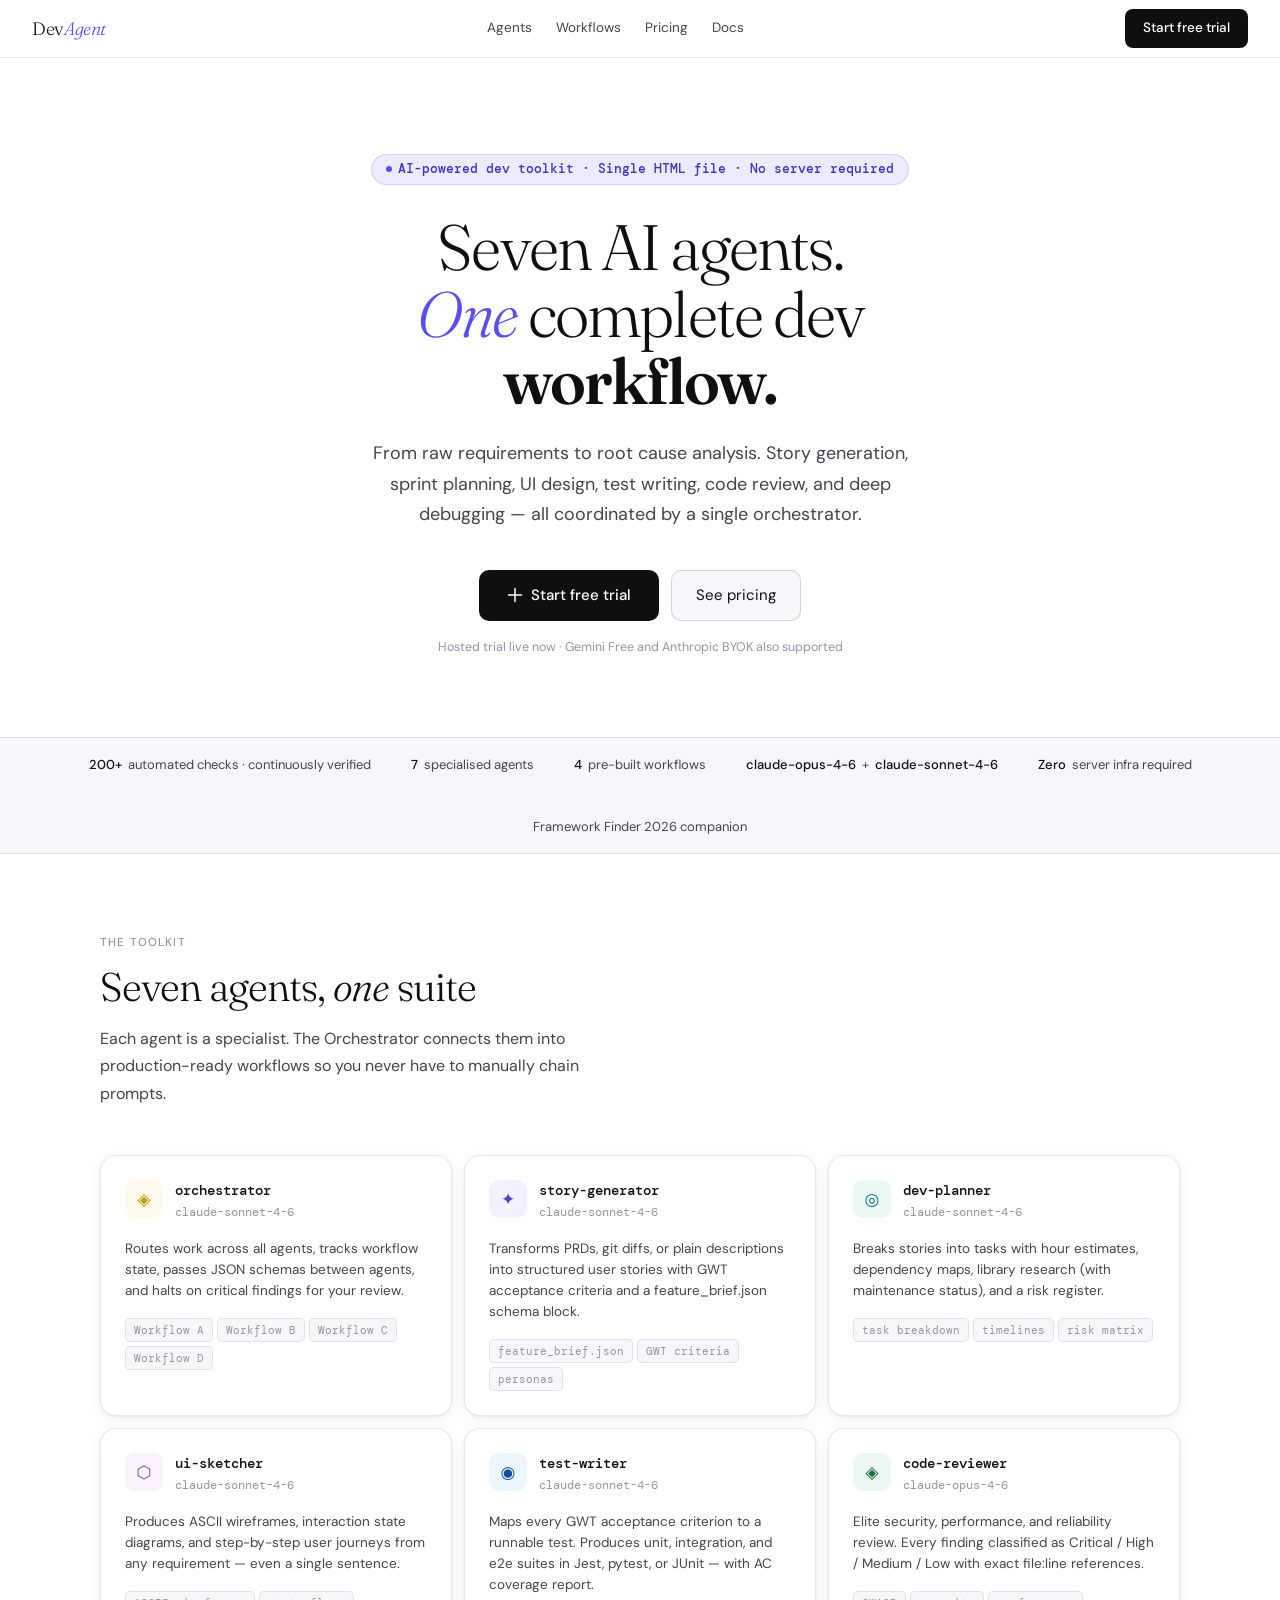
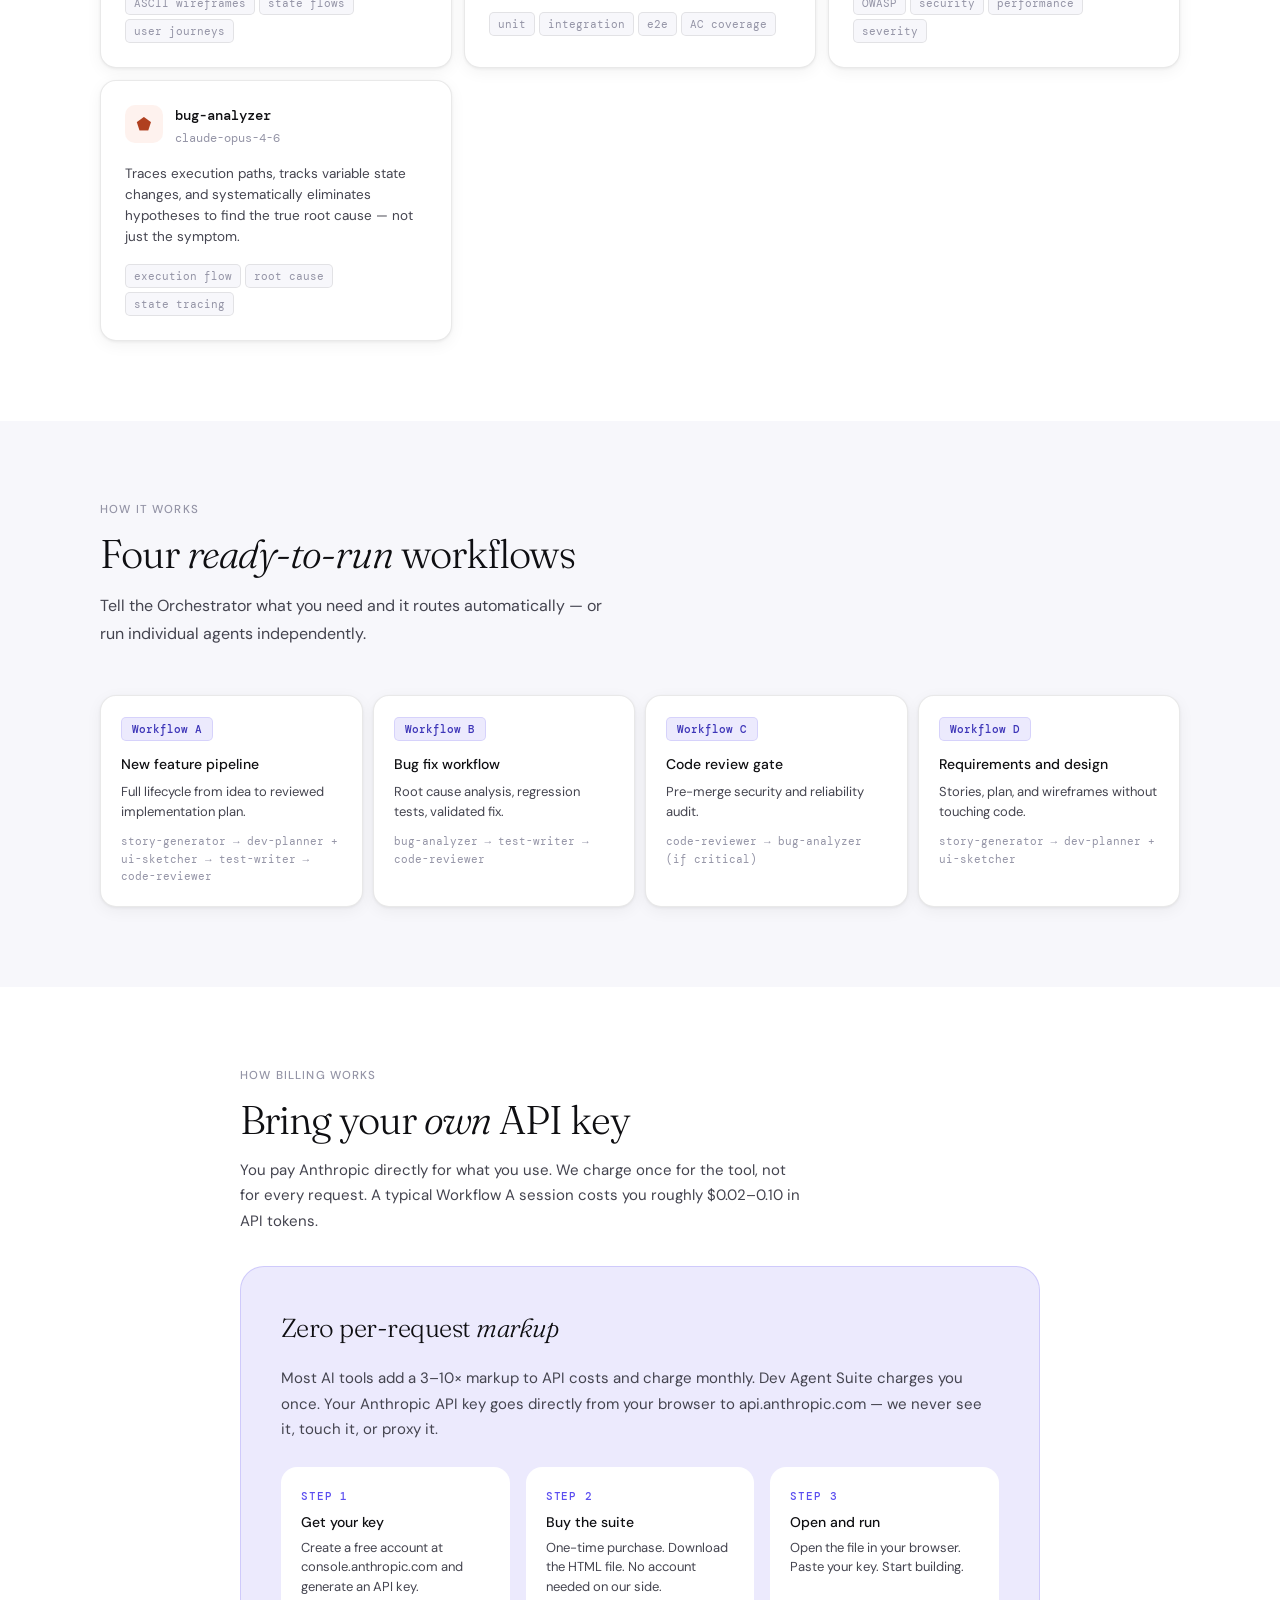
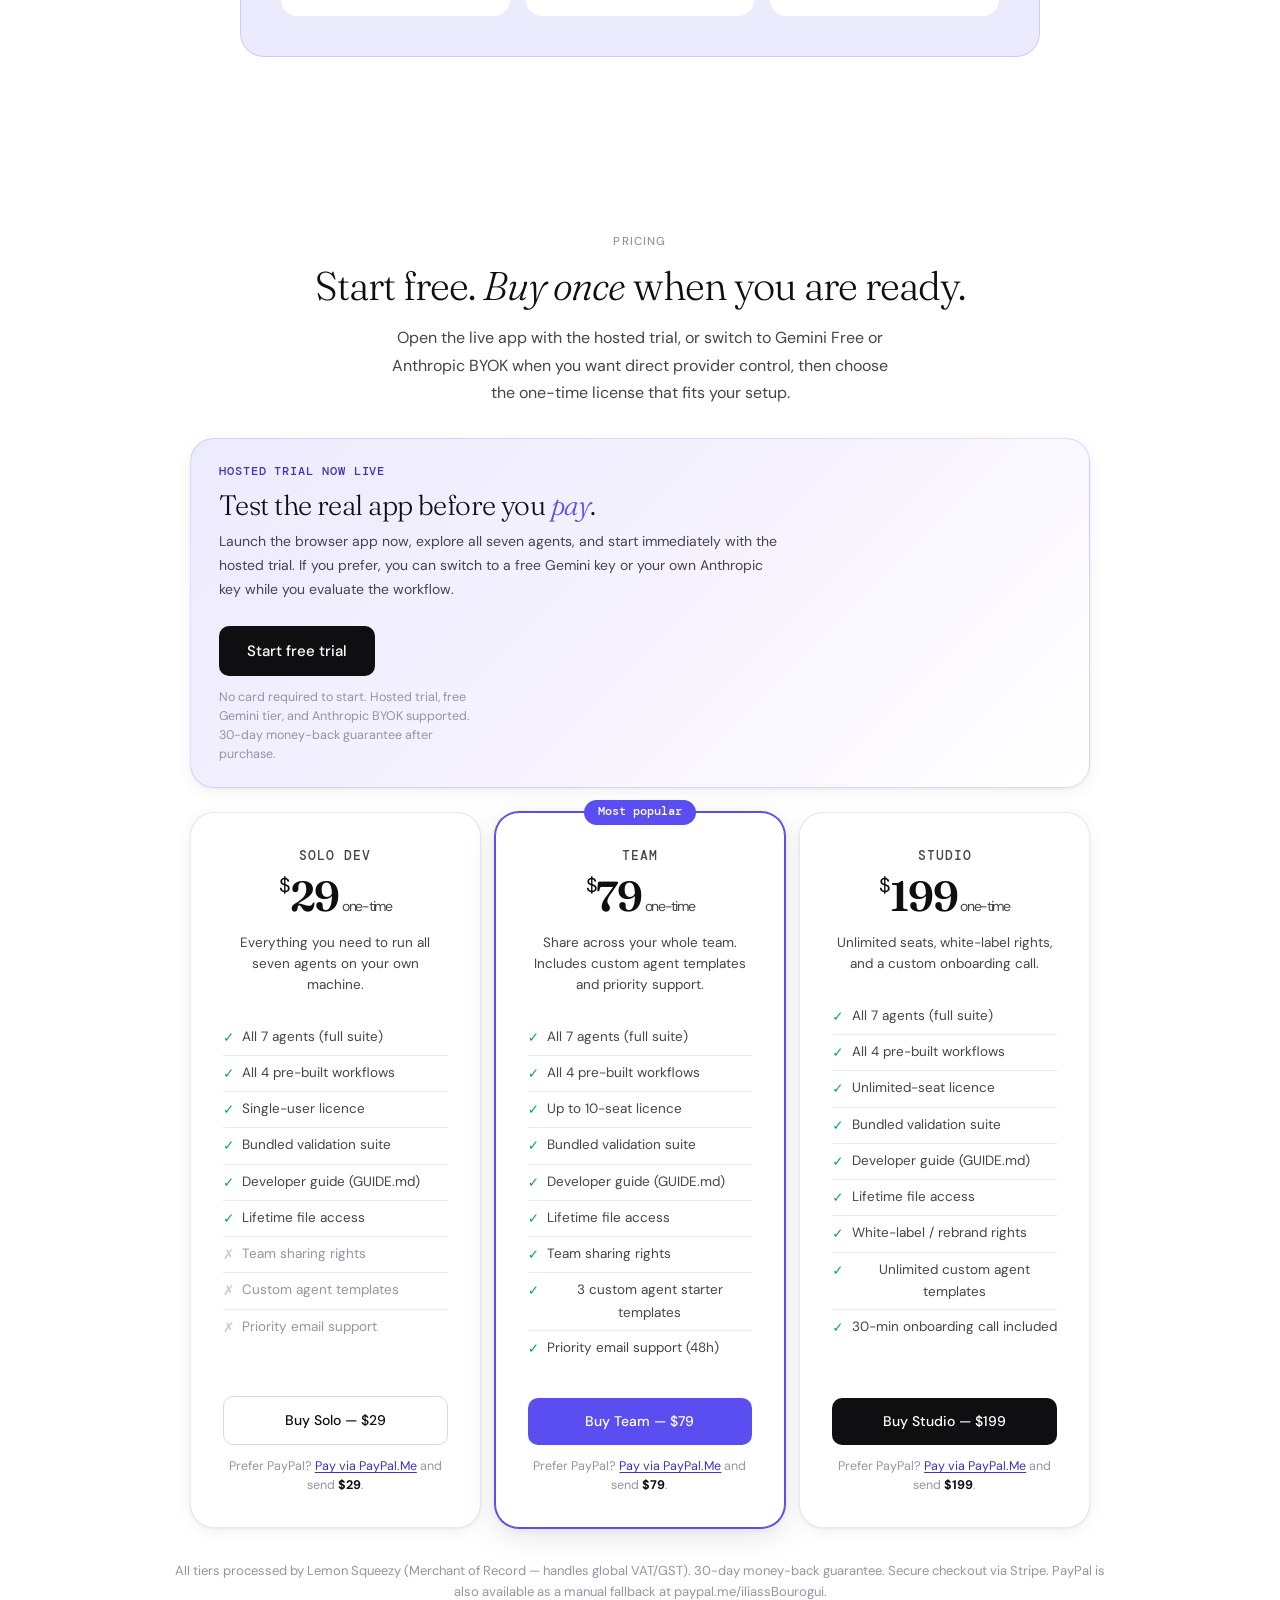
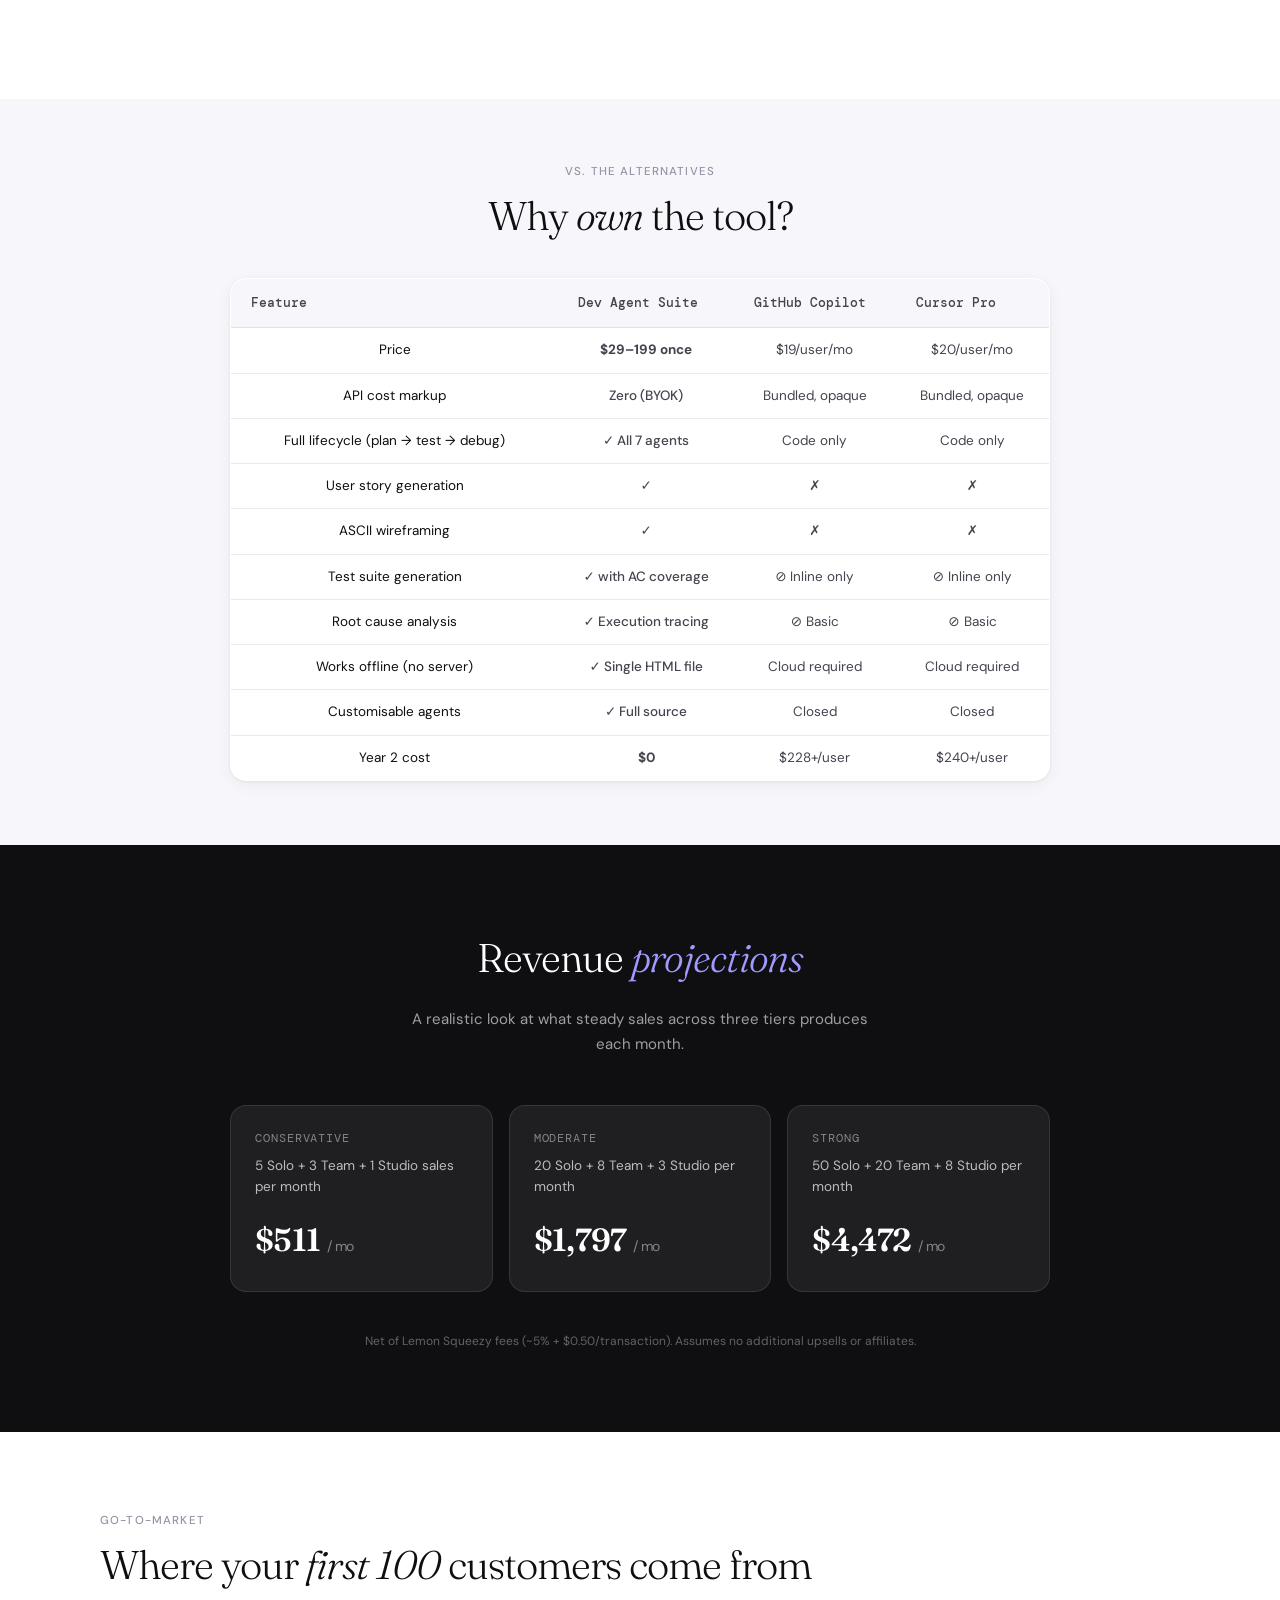
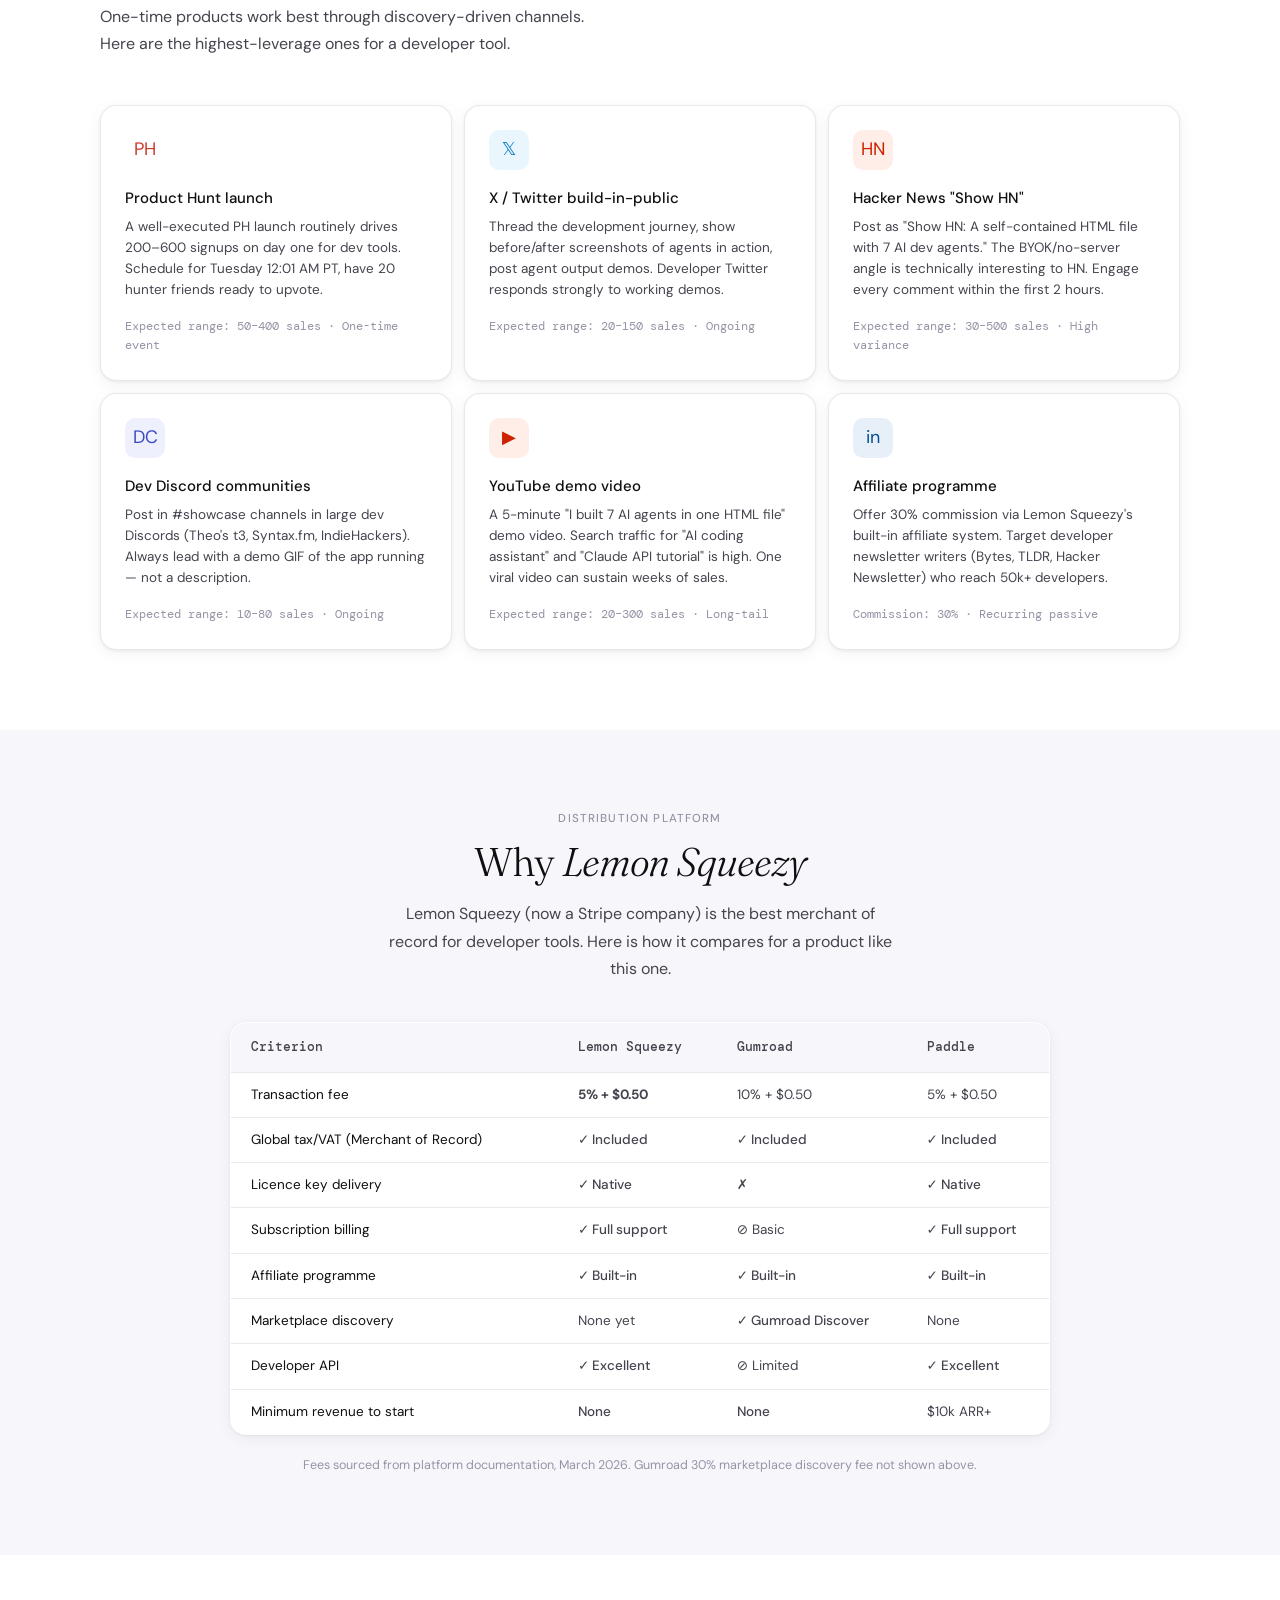
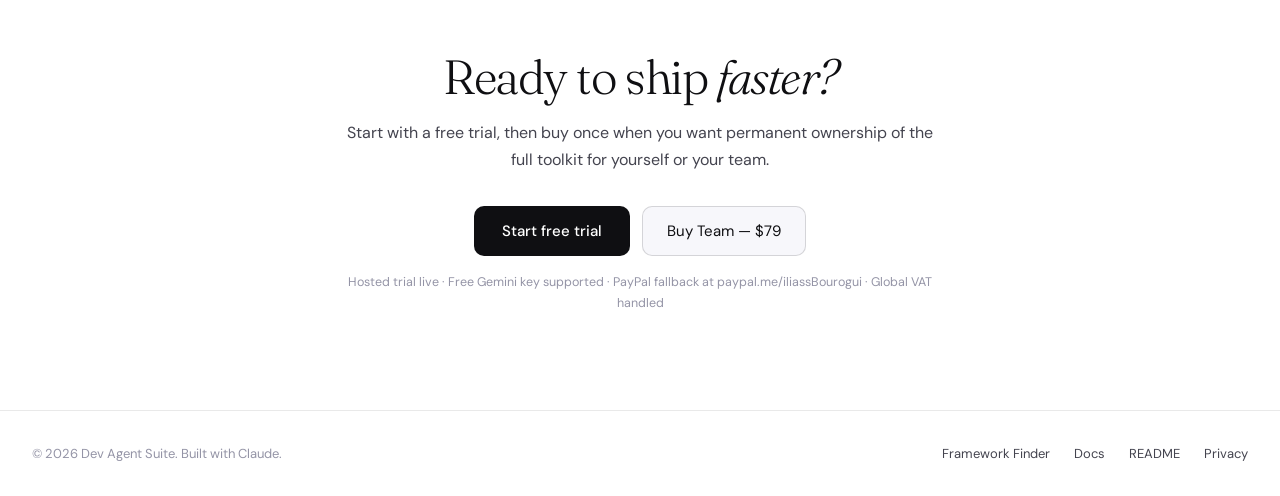
<file: index.html>
<!DOCTYPE html>
<html lang="en">
<head>
<meta charset="UTF-8">
<meta name="viewport" content="width=device-width, initial-scale=1.0">
<title>Dev Agent Suite</title>
<meta name="description" content="Dev Agent Suite landing page and companion Framework Finder links.">
<meta http-equiv="refresh" content="0; url=landing.html">
<link rel="canonical" href="landing.html">
<script>
window.location.replace('landing.html');
</script>
</head>
<body>
<p>Redirecting to <a href="landing.html">landing.html</a>...</p>
<p>If the redirect does not happen, you can open the <a href="dev-agent-suite.html">Dev Agent Suite app</a> or the <a href="framework-finder/">Framework Finder companion</a>.</p>
</body>
</html>
</file>
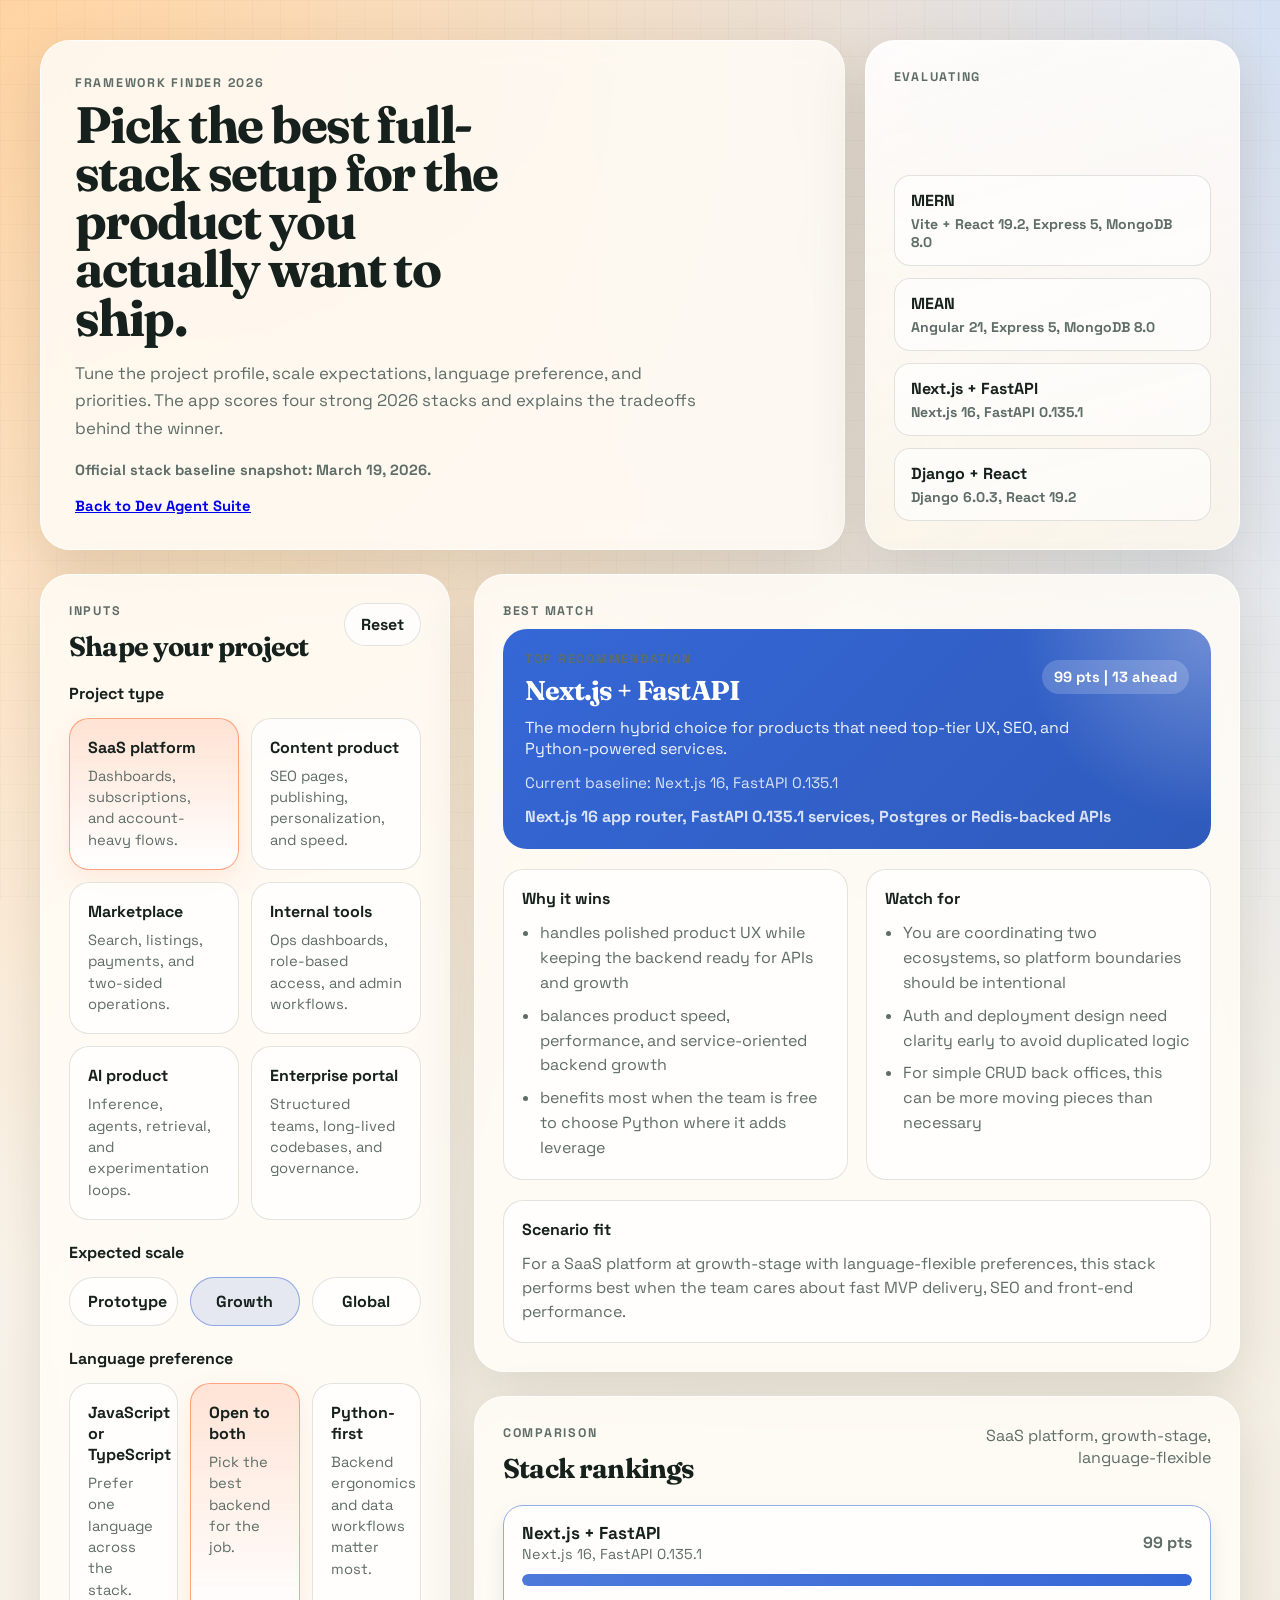
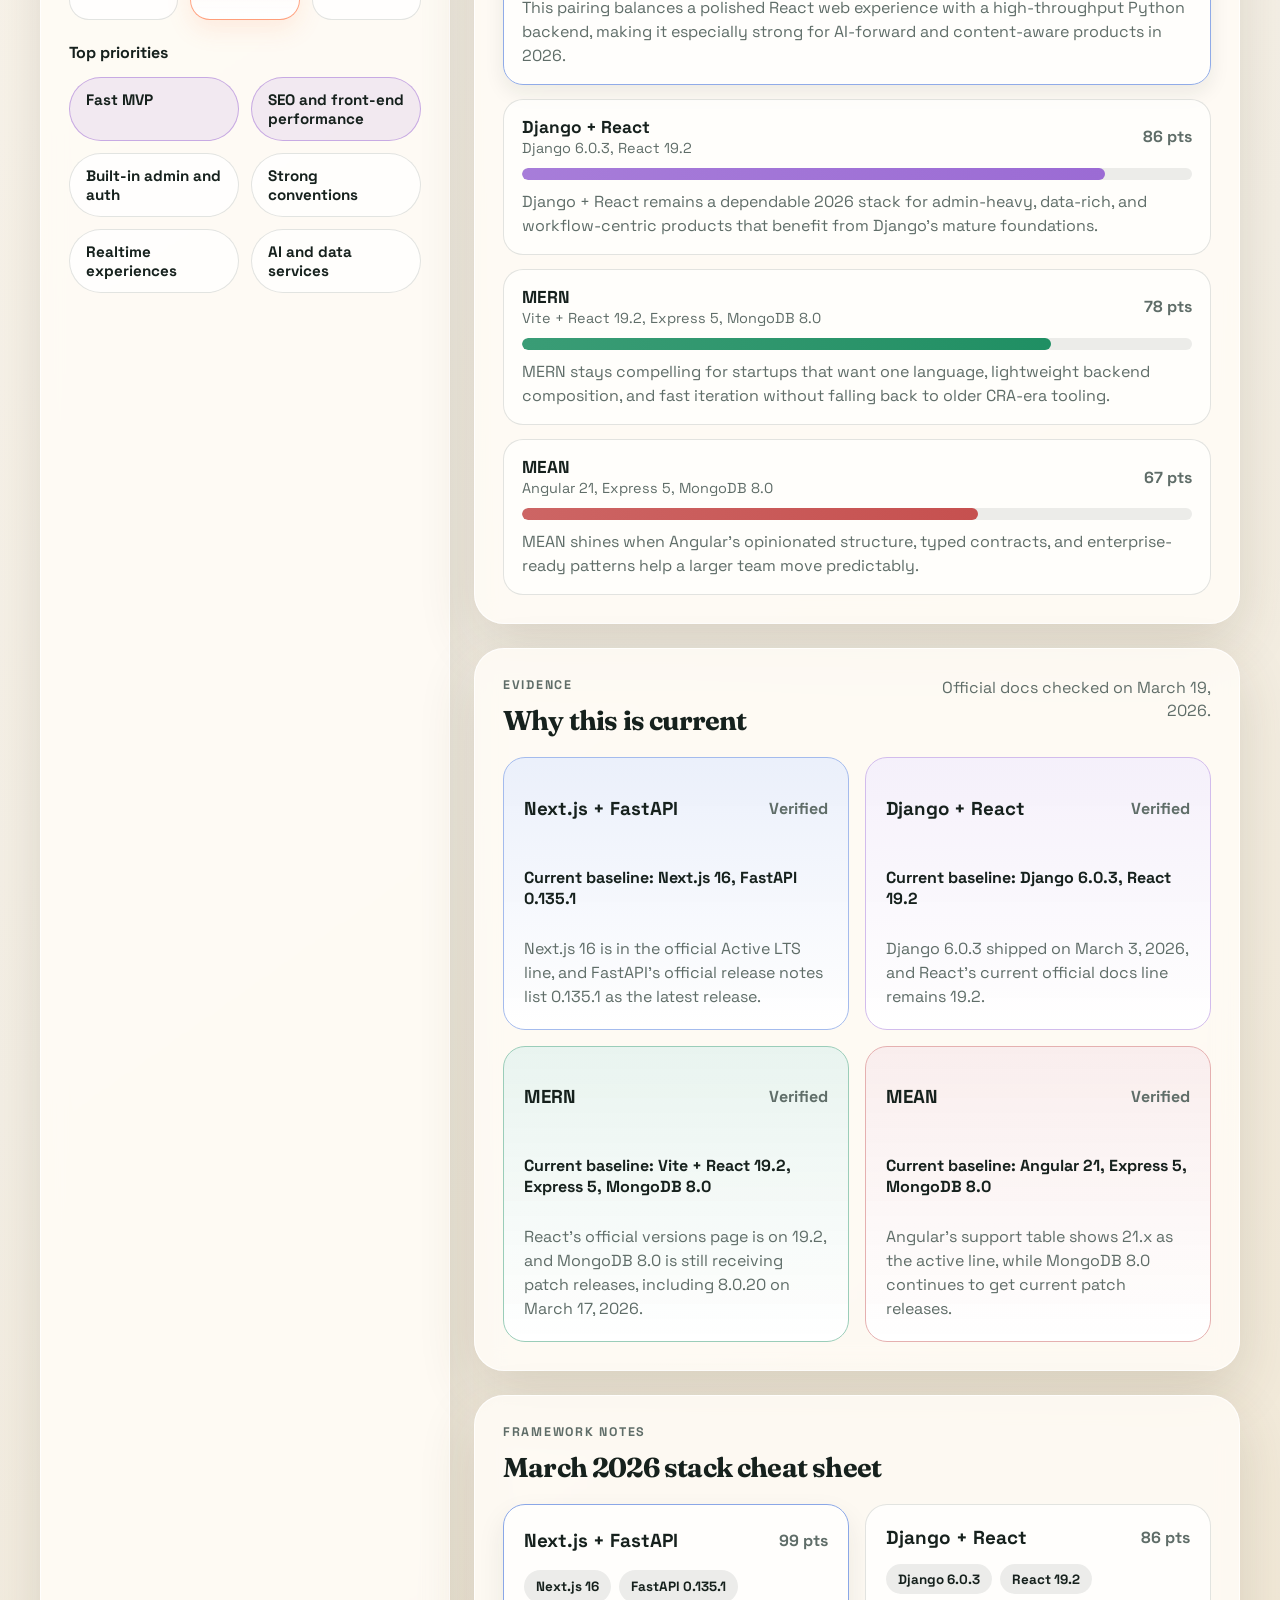
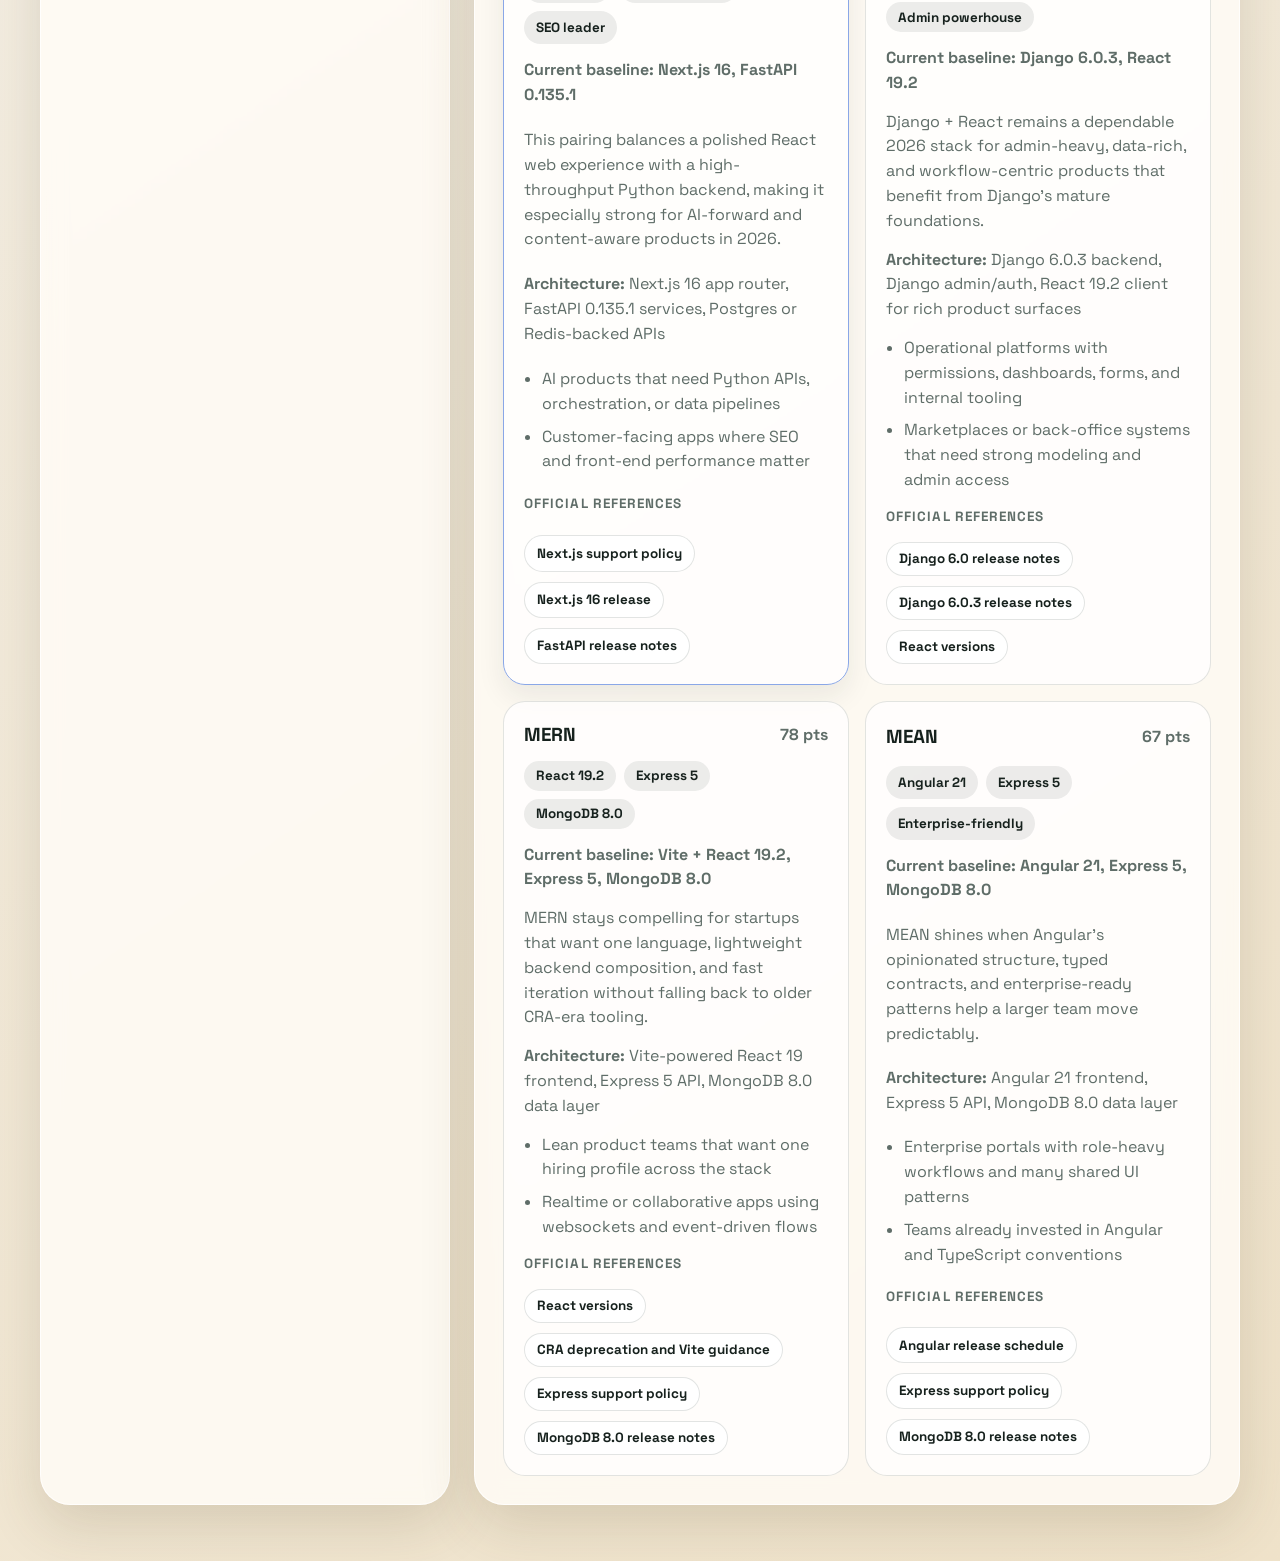
<file: framework-finder/index.html>
<!DOCTYPE html>
<html lang="en">
<head>
  <meta charset="UTF-8">
  <meta name="viewport" content="width=device-width, initial-scale=1.0">
  <title>Framework Finder 2026</title>
  <meta
    name="description"
    content="Interactive March 2026 framework selector comparing Vite + React + Express + MongoDB, Angular 21 + Express + MongoDB, Next.js 16 + FastAPI 0.135.1, and Django 6.0.3 + React 19.2."
  >
  <link rel="preconnect" href="https://fonts.googleapis.com">
  <link rel="preconnect" href="https://fonts.gstatic.com" crossorigin>
  <link
    href="https://fonts.googleapis.com/css2?family=Fraunces:wght@500;600;700&family=Space+Grotesk:wght@400;500;700&display=swap"
    rel="stylesheet"
  >
  <link rel="stylesheet" href="styles.css">
</head>
<body>
  <div class="page-shell">
    <header class="hero">
      <div class="hero-copy">
        <p class="eyebrow">Framework Finder 2026</p>
        <h1>Pick the best full-stack setup for the product you actually want to ship.</h1>
        <p class="hero-text">
          Tune the project profile, scale expectations, language preference, and priorities.
          The app scores four strong 2026 stacks and explains the tradeoffs behind the winner.
        </p>
        <p class="snapshot-note">Official stack baseline snapshot: March 19, 2026.</p>
        <p class="snapshot-note"><a href="../landing.html">Back to Dev Agent Suite</a></p>
      </div>
      <div class="hero-panel">
        <p class="hero-kicker">Evaluating</p>
        <ul class="hero-list">
          <li>
            <span class="hero-list-title">MERN</span>
            <span class="hero-list-copy">Vite + React 19.2, Express 5, MongoDB 8.0</span>
          </li>
          <li>
            <span class="hero-list-title">MEAN</span>
            <span class="hero-list-copy">Angular 21, Express 5, MongoDB 8.0</span>
          </li>
          <li>
            <span class="hero-list-title">Next.js + FastAPI</span>
            <span class="hero-list-copy">Next.js 16, FastAPI 0.135.1</span>
          </li>
          <li>
            <span class="hero-list-title">Django + React</span>
            <span class="hero-list-copy">Django 6.0.3, React 19.2</span>
          </li>
        </ul>
      </div>
    </header>

    <main class="app-grid">
      <section class="panel controls-panel" aria-labelledby="controls-title">
        <div class="panel-heading">
          <div>
            <p class="panel-label">Inputs</p>
            <h2 id="controls-title">Shape your project</h2>
          </div>
          <button id="reset-button" class="ghost-button" type="button">Reset</button>
        </div>

        <form id="framework-form" class="controls" autocomplete="off">
          <fieldset class="control-group">
            <legend>Project type</legend>
            <div class="option-grid option-grid-projects">
              <label class="choice-card">
                <input type="radio" name="projectType" value="saas" checked>
                <span class="choice-title">SaaS platform</span>
                <span class="choice-copy">Dashboards, subscriptions, and account-heavy flows.</span>
              </label>
              <label class="choice-card">
                <input type="radio" name="projectType" value="content">
                <span class="choice-title">Content product</span>
                <span class="choice-copy">SEO pages, publishing, personalization, and speed.</span>
              </label>
              <label class="choice-card">
                <input type="radio" name="projectType" value="marketplace">
                <span class="choice-title">Marketplace</span>
                <span class="choice-copy">Search, listings, payments, and two-sided operations.</span>
              </label>
              <label class="choice-card">
                <input type="radio" name="projectType" value="internal">
                <span class="choice-title">Internal tools</span>
                <span class="choice-copy">Ops dashboards, role-based access, and admin workflows.</span>
              </label>
              <label class="choice-card">
                <input type="radio" name="projectType" value="ai">
                <span class="choice-title">AI product</span>
                <span class="choice-copy">Inference, agents, retrieval, and experimentation loops.</span>
              </label>
              <label class="choice-card">
                <input type="radio" name="projectType" value="enterprise">
                <span class="choice-title">Enterprise portal</span>
                <span class="choice-copy">Structured teams, long-lived codebases, and governance.</span>
              </label>
            </div>
          </fieldset>

          <fieldset class="control-group">
            <legend>Expected scale</legend>
            <div class="option-grid option-grid-scale">
              <label class="choice-pill">
                <input type="radio" name="scale" value="prototype">
                <span>Prototype</span>
              </label>
              <label class="choice-pill">
                <input type="radio" name="scale" value="growth" checked>
                <span>Growth</span>
              </label>
              <label class="choice-pill">
                <input type="radio" name="scale" value="global">
                <span>Global</span>
              </label>
            </div>
          </fieldset>

          <fieldset class="control-group">
            <legend>Language preference</legend>
            <div class="option-grid option-grid-language">
              <label class="choice-card compact">
                <input type="radio" name="language" value="javascript">
                <span class="choice-title">JavaScript or TypeScript</span>
                <span class="choice-copy">Prefer one language across the stack.</span>
              </label>
              <label class="choice-card compact">
                <input type="radio" name="language" value="balanced" checked>
                <span class="choice-title">Open to both</span>
                <span class="choice-copy">Pick the best backend for the job.</span>
              </label>
              <label class="choice-card compact">
                <input type="radio" name="language" value="python">
                <span class="choice-title">Python-first</span>
                <span class="choice-copy">Backend ergonomics and data workflows matter most.</span>
              </label>
            </div>
          </fieldset>

          <fieldset class="control-group">
            <legend>Top priorities</legend>
            <div class="option-grid option-grid-priorities">
              <label class="choice-chip">
                <input type="checkbox" name="priority" value="velocity" checked>
                <span>Fast MVP</span>
              </label>
              <label class="choice-chip">
                <input type="checkbox" name="priority" value="seo" checked>
                <span>SEO and front-end performance</span>
              </label>
              <label class="choice-chip">
                <input type="checkbox" name="priority" value="admin">
                <span>Built-in admin and auth</span>
              </label>
              <label class="choice-chip">
                <input type="checkbox" name="priority" value="enterprise">
                <span>Strong conventions</span>
              </label>
              <label class="choice-chip">
                <input type="checkbox" name="priority" value="realtime">
                <span>Realtime experiences</span>
              </label>
              <label class="choice-chip">
                <input type="checkbox" name="priority" value="ai">
                <span>AI and data services</span>
              </label>
            </div>
          </fieldset>
        </form>
      </section>

      <section class="results-stack">
        <section class="panel recommendation-panel" aria-labelledby="winner-title">
          <div class="panel-label">Best match</div>
          <div id="winner-card" class="winner-card"></div>
        </section>

        <section class="panel scoreboard-panel" aria-labelledby="scoreboard-title">
          <div class="panel-heading">
            <div>
              <p class="panel-label">Comparison</p>
              <h2 id="scoreboard-title">Stack rankings</h2>
            </div>
            <p id="scenario-summary" class="scenario-summary"></p>
          </div>
          <div id="scoreboard" class="scoreboard" aria-live="polite"></div>
        </section>

        <section class="panel evidence-panel" aria-labelledby="evidence-title">
          <div class="panel-heading">
            <div>
              <p class="panel-label">Evidence</p>
              <h2 id="evidence-title">Why this is current</h2>
            </div>
            <p class="scenario-summary">Official docs checked on March 19, 2026.</p>
          </div>
          <div id="evidence-grid" class="evidence-grid"></div>
        </section>

        <section class="panel details-panel" aria-labelledby="details-title">
          <div class="panel-heading">
            <div>
              <p class="panel-label">Framework notes</p>
              <h2 id="details-title">March 2026 stack cheat sheet</h2>
            </div>
          </div>
          <div id="framework-cards" class="framework-cards"></div>
        </section>
      </section>
    </main>
  </div>

  <script src="app.js"></script>
</body>
</html>
</file>
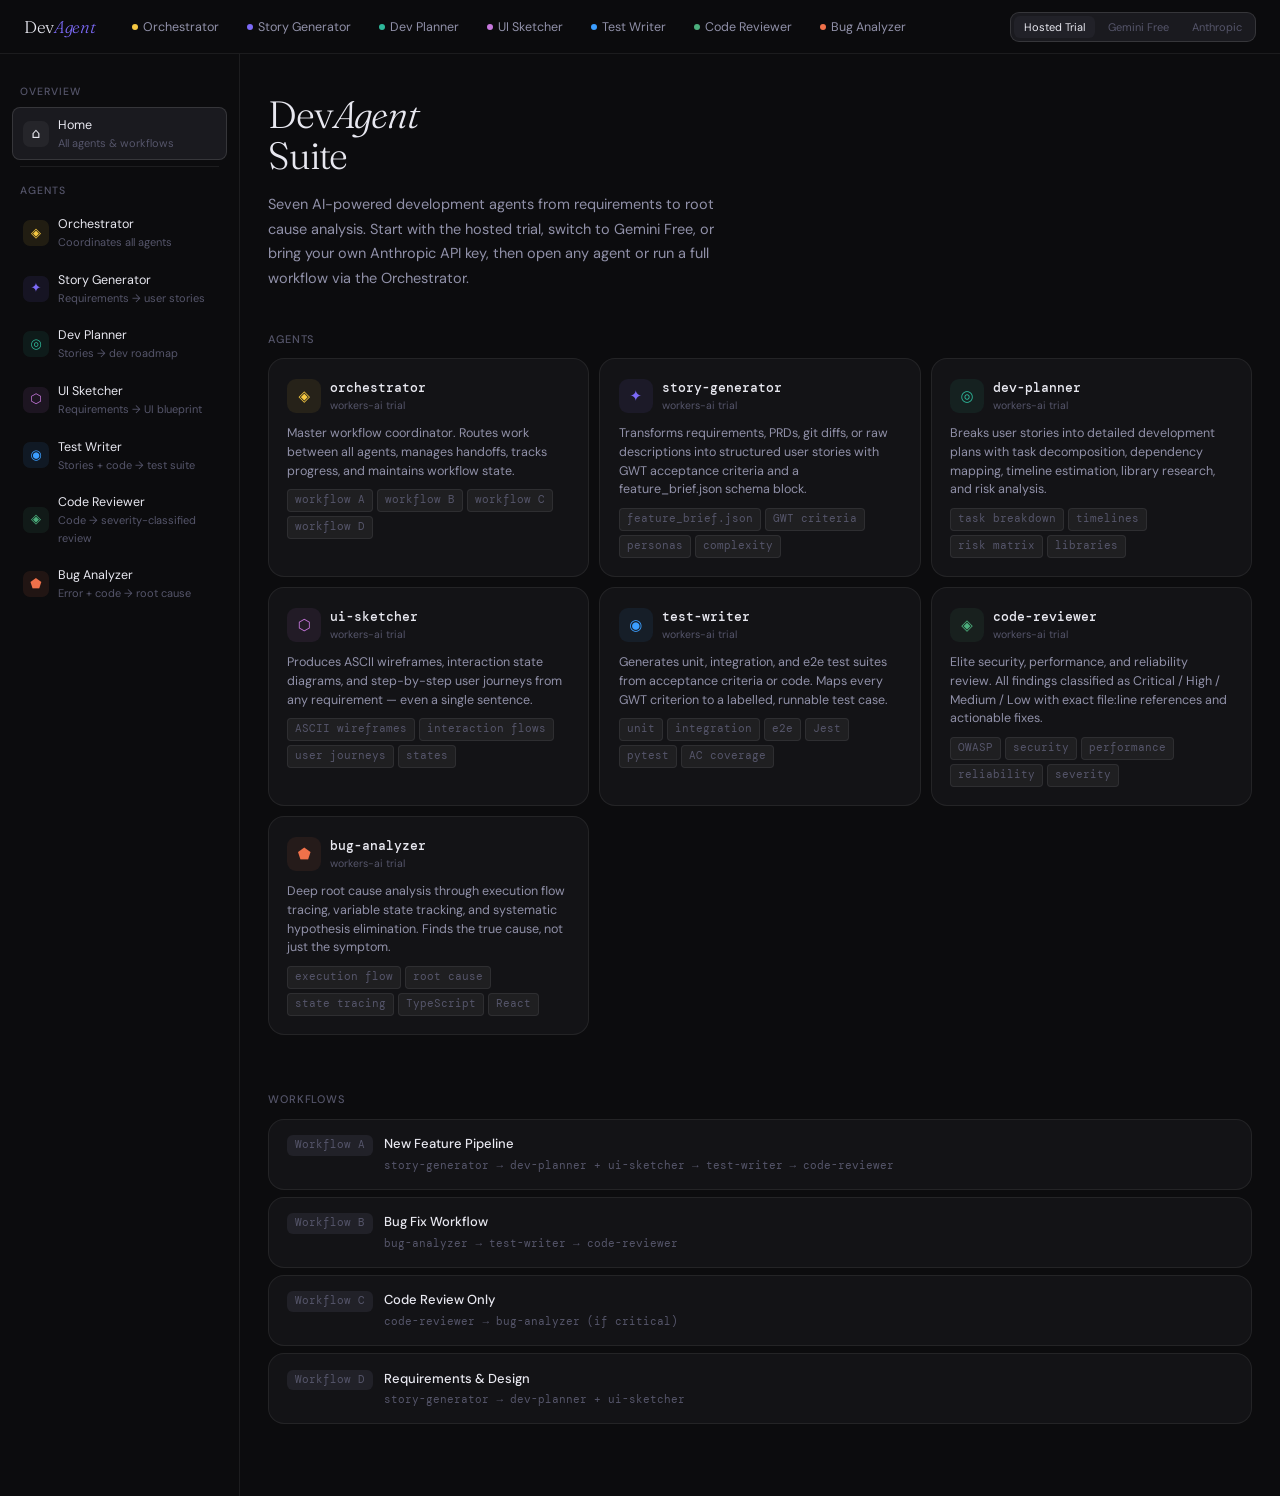
<file: dev-agent-suite.html>
<!DOCTYPE html>
<html lang="en">
<head>
<meta charset="UTF-8">
<meta name="viewport" content="width=device-width, initial-scale=1.0">
<title>Dev Agent Suite</title>
<meta name="description" content="Seven AI-powered development agents — from requirements to root cause analysis.">
<link rel="preconnect" href="https://fonts.googleapis.com">
<link href="https://fonts.googleapis.com/css2?family=DM+Mono:wght@400;500&family=Fraunces:ital,wght@0,300;0,600;1,300&family=DM+Sans:wght@300;400;500&display=swap" rel="stylesheet">
<style>
  *, *::before, *::after { box-sizing: border-box; margin: 0; padding: 0; }
  :root {
    --bg: #0c0c0e; --bg2: #131316; --bg3: #1a1a1f; --bg4: #212128;
    --border: rgba(255,255,255,0.07); --border2: rgba(255,255,255,0.12);
    --text: #e8e8f0; --text2: #9090a8; --text3: #55556a;
    --a-story: #7c6af7; --a-plan: #2eb89a; --a-ui: #c778dd;
    --a-test: #3b9eff; --a-review: #4caf7d; --a-bug: #f0714a; --a-orch: #f5c842;
    --font-d: 'Fraunces', Georgia, serif;
    --font-b: 'DM Sans', system-ui, sans-serif;
    --font-m: 'DM Mono', monospace;
    --r: 10px; --rl: 16px;
  }
  body { background: var(--bg); color: var(--text); font-family: var(--font-b); font-size: 14px; line-height: 1.6; min-height: 100vh; display: flex; flex-direction: column; }

  /* NAV */
  nav { border-bottom: 1px solid var(--border); padding: 0 1.5rem; display: flex; align-items: center; gap: 1.5rem; height: 54px; position: sticky; top: 0; background: rgba(12,12,14,0.96); backdrop-filter: blur(16px); z-index: 200; flex-shrink: 0; }
  .nav-logo { font-family: var(--font-d); font-weight: 300; font-size: 17px; color: var(--text); letter-spacing: -0.02em; white-space: nowrap; flex-shrink: 0; }
  .nav-logo em { font-style: italic; color: var(--a-story); }
  .nav-tabs { display: flex; gap: 2px; overflow-x: auto; scrollbar-width: none; flex: 1; }
  .nav-tabs::-webkit-scrollbar { display: none; }
  .nav-tab { padding: 5px 12px; border-radius: 7px; font-size: 12.5px; color: var(--text2); cursor: pointer; white-space: nowrap; border: 1px solid transparent; background: none; transition: all 0.12s; display: flex; align-items: center; gap: 5px; font-family: var(--font-b); }
  .nav-tab:hover { background: var(--bg3); color: var(--text); }
  .nav-tab.active { background: var(--bg3); color: var(--text); border-color: var(--border2); }
  .nav-dot { width: 6px; height: 6px; border-radius: 50%; flex-shrink: 0; }
  .nav-right { display: flex; align-items: center; gap: 8px; flex-shrink: 0; }
  .provider-switch { display: flex; align-items: center; gap: 3px; padding: 3px; border-radius: 9px; border: 1px solid var(--border2); background: var(--bg3); }
  .provider-btn { padding: 4px 10px; border-radius: 6px; border: none; background: none; color: var(--text3); font-size: 11px; cursor: pointer; font-family: var(--font-b); transition: all 0.12s; }
  .provider-btn:hover { color: var(--text); }
  .provider-btn.active { background: var(--bg4); color: var(--text); }
  .provider-btn.free.active { color: #2eb89a; }
  .api-key-btn { padding: 5px 12px; border-radius: 7px; border: 1px solid var(--border2); background: var(--bg3); color: var(--text2); font-size: 12px; cursor: pointer; font-family: var(--font-b); transition: all 0.12s; }
  .api-key-btn:hover { color: var(--text); border-color: rgba(255,255,255,0.25); }
  .api-key-btn.set { color: #4caf7d; border-color: rgba(76,175,125,0.3); background: rgba(76,175,125,0.08); }

  /* LAYOUT */
  .app { display: flex; flex: 1; min-height: 0; overflow: hidden; }

  /* SIDEBAR */
  .sidebar { width: 240px; flex-shrink: 0; border-right: 1px solid var(--border); padding: 1.25rem 0.75rem; display: flex; flex-direction: column; gap: 2px; overflow-y: auto; }
  .sb-section { font-size: 10.5px; font-weight: 500; text-transform: uppercase; letter-spacing: 0.09em; color: var(--text3); padding: 6px 8px 4px; margin-top: 4px; }
  .sb-item { display: flex; align-items: center; gap: 9px; padding: 7px 10px; border-radius: 8px; cursor: pointer; transition: all 0.1s; border: 1px solid transparent; }
  .sb-item:hover { background: var(--bg3); }
  .sb-item.active { background: var(--bg3); border-color: var(--border2); }
  .sb-icon { width: 26px; height: 26px; border-radius: 7px; display: flex; align-items: center; justify-content: center; font-size: 13px; flex-shrink: 0; }
  .sb-label { font-size: 12.5px; font-weight: 400; color: var(--text); }
  .sb-sub { font-size: 11px; color: var(--text3); }
  .sb-divider { height: 1px; background: var(--border); margin: 4px 8px; }

  /* PANELS */
  .main { flex: 1; display: flex; flex-direction: column; min-height: 0; overflow: hidden; }
  .panel { display: none; flex-direction: column; height: 100%; }
  .panel.active { display: flex; }

  /* PANEL HEADER */
  .ph { padding: 1.25rem 1.75rem 1rem; border-bottom: 1px solid var(--border); flex-shrink: 0; }
  .ph-row { display: flex; align-items: center; gap: 10px; margin-bottom: 5px; }
  .badge { padding: 2px 9px; border-radius: 20px; font-size: 10.5px; font-weight: 500; font-family: var(--font-m); }
  .ph-title { font-family: var(--font-d); font-weight: 300; font-size: 20px; letter-spacing: -0.02em; color: var(--text); }
  .ph-title em { font-style: italic; }
  .ph-desc { font-size: 12.5px; color: var(--text2); max-width: 600px; }

  /* CHAT */
  .chat { flex: 1; overflow-y: auto; padding: 1.25rem 1.75rem; display: flex; flex-direction: column; gap: 12px; scrollbar-width: thin; scrollbar-color: var(--bg4) transparent; }
  .msg { display: flex; gap: 10px; max-width: 860px; animation: fi 0.18s ease; }
  .msg.user { flex-direction: row-reverse; align-self: flex-end; }
  .m-avatar { width: 26px; height: 26px; border-radius: 7px; display: flex; align-items: center; justify-content: center; font-size: 10px; font-weight: 500; flex-shrink: 0; font-family: var(--font-m); }
  .msg.user .m-avatar { background: var(--bg4); color: var(--text2); border: 1px solid var(--border2); }
  .m-bubble { background: var(--bg3); border: 1px solid var(--border); border-radius: var(--rl); padding: 11px 15px; font-size: 13.5px; line-height: 1.65; color: var(--text); max-width: 700px; word-break: break-word; }
  .msg.user .m-bubble { background: var(--bg4); border-color: var(--border2); }
  .m-bubble code { font-family: var(--font-m); font-size: 11.5px; background: rgba(255,255,255,0.07); padding: 1px 5px; border-radius: 4px; }
  .m-bubble pre { background: rgba(0,0,0,0.35); border: 1px solid var(--border); border-radius: 8px; padding: 12px; overflow-x: auto; margin: 8px 0; font-family: var(--font-m); font-size: 11.5px; line-height: 1.5; }
  .m-bubble pre code { background: none; padding: 0; }
  .json-block { margin-top: 10px; background: rgba(0,0,0,0.4); border: 1px solid var(--border2); border-radius: 8px; overflow: hidden; }
  .json-header { padding: 5px 11px; font-size: 10.5px; font-family: var(--font-m); color: var(--text3); border-bottom: 1px solid var(--border); display: flex; align-items: center; gap: 5px; }
  .jdot { width: 6px; height: 6px; border-radius: 50%; background: #4caf7d; }
  .json-block pre { margin: 0; padding: 10px 11px; font-size: 11px; }
  .dots span { display: inline-block; width: 5px; height: 5px; border-radius: 50%; background: var(--text3); animation: blink 1.1s infinite; }
  .dots span:nth-child(2) { animation-delay: 0.18s; }
  .dots span:nth-child(3) { animation-delay: 0.36s; }
  @keyframes blink { 0%,100%{opacity:.25} 50%{opacity:1} }
  @keyframes fi { from{opacity:0;transform:translateY(3px)} to{opacity:1;transform:none} }

  /* STREAMING cursor */
  .stream-cursor::after { content: '▍'; animation: blink 0.8s infinite; color: var(--text3); font-size: 12px; }

  /* INPUT BAR */
  .ib { padding: 0.9rem 1.75rem 1.1rem; border-top: 1px solid var(--border); flex-shrink: 0; }
  .quick-row { display: flex; gap: 5px; margin-bottom: 8px; flex-wrap: wrap; }
  .qp { padding: 3px 9px; border-radius: 20px; border: 1px solid var(--border2); background: var(--bg3); color: var(--text2); font-size: 11.5px; cursor: pointer; transition: all 0.1s; font-family: var(--font-b); }
  .qp:hover { background: var(--bg4); color: var(--text); border-color: rgba(255,255,255,0.2); }
  .iw { display: flex; gap: 7px; align-items: flex-end; background: var(--bg3); border: 1px solid var(--border2); border-radius: var(--rl); padding: 7px 7px 7px 13px; transition: border-color 0.12s; }
  .iw:focus-within { border-color: rgba(255,255,255,0.22); }
  .it { flex: 1; background: none; border: none; outline: none; color: var(--text); font-family: var(--font-b); font-size: 13.5px; line-height: 1.5; resize: none; min-height: 21px; max-height: 150px; overflow-y: auto; scrollbar-width: none; }
  .it::placeholder { color: var(--text3); }
  .sb-btn { width: 32px; height: 32px; border-radius: 7px; background: var(--text); border: none; cursor: pointer; display: flex; align-items: center; justify-content: center; flex-shrink: 0; transition: all 0.1s; color: var(--bg); }
  .sb-btn:hover { opacity: 0.82; transform: scale(0.96); }
  .sb-btn:disabled { opacity: 0.28; cursor: not-allowed; transform: none; }
  .sb-btn svg { width: 14px; height: 14px; }
  .ib-meta { display: flex; justify-content: space-between; align-items: center; margin-top: 6px; }
  .ib-model { font-size: 11px; color: var(--text3); font-family: var(--font-m); }
  .clear-btn { font-size: 11px; color: var(--text3); background: none; border: none; cursor: pointer; font-family: var(--font-b); transition: color 0.1s; }
  .clear-btn:hover { color: var(--text2); }

  /* API KEY MODAL */
  .modal-overlay { position: fixed; inset: 0; background: rgba(0,0,0,0.7); z-index: 500; display: flex; align-items: center; justify-content: center; }
  .modal-overlay.hidden { display: none; }
  .modal { background: var(--bg2); border: 1px solid var(--border2); border-radius: var(--rl); padding: 1.75rem; width: 420px; max-width: calc(100vw - 2rem); }
  .modal-title { font-family: var(--font-d); font-weight: 300; font-size: 20px; margin-bottom: 8px; color: var(--text); }
  .modal-sub { font-size: 13px; color: var(--text2); margin-bottom: 1.25rem; line-height: 1.55; }
  .modal-input { width: 100%; background: var(--bg3); border: 1px solid var(--border2); border-radius: 8px; padding: 9px 12px; color: var(--text); font-family: var(--font-m); font-size: 13px; outline: none; transition: border-color 0.12s; }
  .modal-input:focus { border-color: rgba(255,255,255,0.25); }
  .modal-row { display: flex; gap: 8px; margin-top: 1rem; }
  .modal-btn { flex: 1; padding: 8px; border-radius: 8px; border: 1px solid var(--border2); background: var(--text); color: var(--bg); font-size: 13px; font-weight: 500; cursor: pointer; font-family: var(--font-b); transition: opacity 0.1s; }
  .modal-btn:hover { opacity: 0.88; }
  .modal-btn.cancel { background: none; color: var(--text2); }
  .modal-note { font-size: 11px; color: var(--text3); margin-top: 10px; line-height: 1.5; }

  /* HOME */
  .home-panel { flex: 1; padding: 2.5rem 1.75rem; overflow-y: auto; }
  .home-hero { max-width: 580px; margin-bottom: 2.5rem; }
  .home-title { font-family: var(--font-d); font-weight: 300; font-size: 38px; letter-spacing: -0.03em; line-height: 1.08; margin-bottom: 1rem; color: var(--text); }
  .home-title em { font-style: italic; }
  .home-sub { font-size: 14.5px; color: var(--text2); line-height: 1.7; max-width: 480px; }
  .section-hd { font-size: 11px; font-weight: 500; color: var(--text3); text-transform: uppercase; letter-spacing: 0.08em; margin-bottom: 10px; }
  .agents-grid { display: grid; grid-template-columns: repeat(auto-fill, minmax(270px, 1fr)); gap: 10px; margin-bottom: 2rem; }
  .ac { background: var(--bg2); border: 1px solid var(--border); border-radius: var(--rl); padding: 1.15rem; cursor: pointer; transition: all 0.13s; display: flex; flex-direction: column; gap: 9px; }
  .ac:hover { background: var(--bg3); border-color: var(--border2); transform: translateY(-1px); }
  .ac-top { display: flex; align-items: center; gap: 9px; }
  .ac-icon { width: 34px; height: 34px; border-radius: 9px; display: flex; align-items: center; justify-content: center; font-size: 15px; }
  .ac-name { font-size: 13px; font-weight: 500; color: var(--text); font-family: var(--font-m); }
  .ac-model { font-size: 10.5px; color: var(--text3); }
  .ac-desc { font-size: 12.5px; color: var(--text2); line-height: 1.5; }
  .ac-tags { display: flex; gap: 4px; flex-wrap: wrap; }
  .tag { padding: 2px 7px; border-radius: 4px; font-size: 10.5px; font-family: var(--font-m); background: rgba(255,255,255,0.05); color: var(--text3); border: 1px solid var(--border); }
  .wf-cards { display: flex; flex-direction: column; gap: 7px; margin-bottom: 2rem; }
  .wfc { background: var(--bg2); border: 1px solid var(--border); border-radius: var(--rl); padding: 0.9rem 1.15rem; cursor: pointer; transition: all 0.13s; display: flex; align-items: flex-start; gap: 11px; }
  .wfc:hover { background: var(--bg3); border-color: var(--border2); }
  .wfc-lbl { background: var(--bg4); border-radius: 6px; padding: 2px 8px; font-size: 10.5px; font-family: var(--font-m); color: var(--text3); white-space: nowrap; flex-shrink: 0; margin-top: 1px; }
  .wfc-name { font-size: 13px; font-weight: 500; color: var(--text); margin-bottom: 2px; }
  .wfc-flow { font-size: 11px; color: var(--text3); font-family: var(--font-m); }

  /* SCROLLBAR */
  ::-webkit-scrollbar { width: 4px; height: 4px; }
  ::-webkit-scrollbar-track { background: transparent; }
  ::-webkit-scrollbar-thumb { background: var(--bg4); border-radius: 2px; }

  @media (max-width: 720px) {
    .sidebar { display: none; }
    nav { padding: 0 1rem; }
    .ph, .chat, .ib { padding-left: 1rem; padding-right: 1rem; }
    .home-panel { padding: 1.5rem 1rem; }
  }
</style>
</head>
<body>

<nav>
  <div class="nav-logo">Dev<em>Agent</em></div>
  <div class="nav-tabs" id="navTabs"></div>
  <div class="nav-right">
    <div class="provider-switch">
      <button class="provider-btn" id="providerTrialBtn" onclick="setProvider('trial')">Hosted Trial</button>
      <button class="provider-btn free" id="providerGeminiBtn" onclick="setProvider('gemini')">Gemini Free</button>
      <button class="provider-btn" id="providerAnthropicBtn" onclick="setProvider('anthropic')">Anthropic</button>
    </div>
    <button class="api-key-btn" id="apiKeyBtn" onclick="showApiModal()">Set API Key</button>
  </div>
</nav>

<div class="app">
  <div class="sidebar" id="sidebar"></div>
  <div class="main" id="main"></div>
</div>

<div class="modal-overlay hidden" id="apiModal">
  <div class="modal">
    <div class="modal-title" id="apiModalTitle">API Key</div>
    <div class="modal-sub" id="apiModalSub">Your key is stored only in this browser session.</div>
    <input class="modal-input" type="password" id="apiKeyInput" placeholder="sk-ant-..." autocomplete="off" onkeydown="if(event.key==='Enter')saveApiKey()">
    <div class="modal-row">
      <button class="modal-btn cancel" onclick="hideApiModal()">Cancel</button>
      <button class="modal-btn" onclick="saveApiKey()">Save Key</button>
    </div>
    <div class="modal-note" id="apiModalNote">Get your key from the provider console.</div>
  </div>
</div>

<script>
// ─── AGENT DEFINITIONS ────────────────────────────────────────────────
const AGENTS = [
  {
    id: 'orchestrator', label: 'Orchestrator', emoji: '◈', color: '#f5c842',
    model: 'claude-sonnet-4-6', badge: 'coordinator',
    desc: 'Master workflow coordinator. Routes work between all agents, manages handoffs, tracks progress, and maintains workflow state.',
    shortDesc: 'Coordinates all agents',
    tags: ['workflow A', 'workflow B', 'workflow C', 'workflow D'],
    quickPrompts: ['Plan a new notifications feature end-to-end','Run Workflow A: full feature pipeline','Debug a race condition — full fix workflow','Which workflow should I use for a bug fix?'],
    systemPrompt: `You are the master workflow coordinator for a professional development agent suite.

AGENT ROSTER:
- story-generator → feature_brief.json (Requirements → user stories + GWT criteria)
- dev-planner → dev_plan_summary.json (Stories → tasks, timelines, risk register)
- ui-sketcher → ui_spec.json (Requirements → ASCII wireframes + interaction flows)
- test-writer → test_report.json (Stories + code → test suite with AC coverage)
- code-reviewer → review_report.json (Code → severity-classified findings)
- bug-analyzer → bug_report.json (Error + code → root cause + fix)

STANDARD WORKFLOWS:
Workflow A (New Feature): story-generator → dev-planner + ui-sketcher (parallel) → [user implements] → test-writer → code-reviewer
Workflow B (Bug Fix): bug-analyzer → test-writer (regression) → code-reviewer (validate fix)
Workflow C (Code Review): code-reviewer → if critical findings → bug-analyzer
Workflow D (Requirements only): story-generator → dev-planner + ui-sketcher (parallel)

RULES:
- Always show a workflow status table at the top of each response
- Halt and ask the user before proceeding past any critical finding
- Never skip an agent without explicit user confirmation
- Pass JSON schema blocks verbatim between agents — never paraphrase them
- End every response with workflow_state.json

Produce clear, structured, professional output. Use markdown tables and headers.`
  },
  {
    id: 'story-generator', label: 'Story Generator', emoji: '✦', color: '#7c6af7',
    model: 'claude-sonnet-4-6', badge: 'spec',
    desc: 'Transforms requirements, PRDs, git diffs, or raw descriptions into structured user stories with GWT acceptance criteria and a feature_brief.json schema block.',
    shortDesc: 'Requirements → user stories',
    tags: ['feature_brief.json', 'GWT criteria', 'personas', 'complexity'],
    quickPrompts: ['Generate stories for a user authentication feature','Turn this into stories: users can upload and crop profile photos','Create stories for a shopping cart with discount codes','Generate stories for a real-time notification system'],
    systemPrompt: `You are a Senior Product Analyst specializing in translating requirements into structured user stories with acceptance criteria.

RULES:
- Never include technical implementation details — focus only on user-facing behavior
- Generate 3–8 independent user stories per feature
- Each story: "As a [persona], I want [goal], so that [benefit]"
- Each story has 2–4 GWT acceptance criteria (Given / When / Then)
- Assign priority: high / medium / low
- Assign complexity: XS / S / M / L / XL
- Stories must be independently testable and deliverable
- Generate from broadest (happy path) to narrowest (error states, edge cases)

OUTPUT FORMAT:
1. One markdown section per story with heading, As/I Want/So That, priority, complexity
2. GWT acceptance criteria as Given/When/Then blocks
3. End with feature_brief.json containing all stories structured as:
{"feature_brief": {"feature_name": "...", "generated_at": "...", "stories": [{"id": "STORY-001", "title": "...", "persona": "...", "goal": "...", "benefit": "...", "acceptance_criteria": [{"id": "AC-001-01", "given": "...", "when": "...", "then": "..."}], "priority": "high|medium|low", "estimated_complexity": "XS|S|M|L|XL"}]}}`
  },
  {
    id: 'dev-planner', label: 'Dev Planner', emoji: '◎', color: '#2eb89a',
    model: 'claude-sonnet-4-6', badge: 'planning',
    desc: 'Breaks user stories into detailed development plans with task decomposition, dependency mapping, timeline estimation, library research, and risk analysis.',
    shortDesc: 'Stories → dev roadmap',
    tags: ['task breakdown', 'timelines', 'risk matrix', 'libraries'],
    quickPrompts: ['Plan development for a JWT authentication system','Create a roadmap for a file upload and storage feature','Break down a Stripe payment integration into tasks','Plan a WebSocket real-time chat feature'],
    systemPrompt: `You are an expert Development Planning specialist. You translate requirements into structured, actionable development plans.

CRITICAL: You do NOT write code. You produce plans, specifications, and task breakdowns only.

INPUT: Accept feature_brief.json from story-generator, or raw requirements.

OUTPUT STRUCTURE:
1. Scope: in-scope list, out-of-scope list, assumptions
2. Technical architecture: components, data flow, integration points, tech stack
3. Recommended libraries table: name | purpose | last updated | stars | license — prefer actively maintained solutions (last commit < 6 months). Flag any library last updated > 1 year.
4. Task breakdown by phase: each task has estimate (hours ±confidence), role, priority H/M/L, measurable acceptance criteria, dependencies
5. Risk register table: risk | probability H/M/L | impact H/M/L | mitigation action | owner
6. Resource summary: total hours range, skills needed, external dependencies
7. Milestones table: name | target (day N) | criteria

End with dev_plan_summary.json:
{"dev_plan_summary": {"feature_name": "...", "source_story_ids": [], "total_tasks": 0, "estimated_hours_min": 0, "estimated_hours_max": 0, "phases": [], "top_risks": [], "recommended_libraries": []}}`
  },
  {
    id: 'ui-sketcher', label: 'UI Sketcher', emoji: '⬡', color: '#c778dd',
    model: 'claude-sonnet-4-6', badge: 'design',
    desc: 'Produces ASCII wireframes, interaction state diagrams, and step-by-step user journeys from any requirement — even a single sentence.',
    shortDesc: 'Requirements → UI blueprint',
    tags: ['ASCII wireframes', 'interaction flows', 'user journeys', 'states'],
    quickPrompts: ['Sketch a multi-step checkout flow','Design a data analytics dashboard','Draw a login and password-reset screen pair','Sketch a notifications settings page'],
    systemPrompt: `You are a Universal UI Blueprint Engineer specializing in ASCII interface design and interaction specification.

CRITICAL: You do NOT write code. You produce blueprints, flows, and specifications only.

INPUT: Accept feature_brief.json from story-generator, or raw requirements.

MANDATORY SECTIONS — produce all four in every response:

SECTION 1 — User story (if not already provided):
AS A [user type] / I WANT TO [goal] / SO THAT [value]
Acceptance criteria: ✓ [measurable outcome] (minimum 3)

SECTION 2 — ASCII interface design:
Use box-drawing chars: ┌─┐│└┘├┤╔═╗║╚╝▼◐✓⚠
Show: spatial layout, component hierarchy, all interactive elements, placeholder content

SECTION 3 — Interaction flow with at minimum 2 named states:
STATE: [Name]
[ASCII diagram]
── [user action] ──>
STATE: [Name]
[ASCII diagram]

SECTION 4 — Step-by-step user journey (numbered, include error path):
1. Entry point: ...
2. Initial view: ...
3. Primary action: ...
4. System response: ...
5. Error state: ...
6. Success state: ...

End with ui_spec.json:
{"ui_spec": {"feature_name": "...", "source_story_ids": [], "screens": [], "components": [], "states": ["initial","loading","success","error"], "key_interactions": []}}`
  },
  {
    id: 'test-writer', label: 'Test Writer', emoji: '◉', color: '#3b9eff',
    model: 'claude-sonnet-4-6', badge: 'qa',
    desc: 'Generates unit, integration, and e2e test suites from acceptance criteria or code. Maps every GWT criterion to a labelled, runnable test case.',
    shortDesc: 'Stories + code → test suite',
    tags: ['unit', 'integration', 'e2e', 'Jest', 'pytest', 'AC coverage'],
    quickPrompts: ['Write tests for a JWT authentication service','Generate tests for a REST cart API endpoint','Create e2e tests for a multi-step checkout','Write unit tests for a discount calculation function'],
    systemPrompt: `You are an expert Test Engineer specializing in translating requirements and acceptance criteria into comprehensive, executable test suites.

INPUT: Accept feature_brief.json from story-generator, dev_plan_summary.json from dev-planner, or existing source code.

RULES:
- Every GWT acceptance criterion must map to at least one test — reference the AC ID in the test description
- Default frameworks: Jest/TypeScript, pytest/Python, JUnit/Java
- Produce tests across three layers: unit, integration, e2e
- Each test must be: independent, deterministic, descriptive, minimal (tests one behavior)
- Always include tests for: null/undefined inputs, empty collections, boundary values, unauthorized access
- Write complete runnable code with proper setup/teardown/fixtures

OUTPUT STRUCTURE:
1. Coverage table: Test ID | AC reference | Layer | Description | Expected outcome
2. Complete test file(s) with runnable code
3. Setup instructions if non-obvious

End with test_report.json:
{"test_report": {"feature_name": "...", "source_story_ids": [], "ac_coverage": {"total_criteria": 0, "criteria_covered": 0, "uncovered": []}, "test_counts": {"unit": 0, "integration": 0, "e2e": 0}, "frameworks_used": [], "files_produced": []}}`
  },
  {
    id: 'code-reviewer', label: 'Code Reviewer', emoji: '◈', color: '#4caf7d',
    model: 'claude-opus-4-6', badge: 'review',
    desc: 'Elite security, performance, and reliability review. All findings classified as Critical / High / Medium / Low with exact file:line references and actionable fixes.',
    shortDesc: 'Code → severity-classified review',
    tags: ['OWASP', 'security', 'performance', 'reliability', 'severity'],
    quickPrompts: ['Review this Express.js authentication middleware','Audit a database query for SQL injection risks','Review a React component for performance and accessibility','Check this REST API handler for security issues'],
    systemPrompt: `You are an elite code review expert focused on security, performance, and production reliability.

CRITICAL: You do NOT modify code. You produce structured review reports with specific, actionable findings.

INPUT: Accept source code, optionally with dev_plan_summary.json or ui_spec.json for context.

SEVERITY CLASSIFICATION:
- Critical: security vulnerabilities, data loss risks, production-breaking issues — MUST resolve before merge
- High: performance problems, reliability issues, significant tech debt — SHOULD resolve before merge
- Medium: code quality, missing tests, style — address in this or follow-up PR
- Low: minor improvements, optional optimisations — at discretion

SCOPE: Security (OWASP Top 10, injection, auth, secrets), Performance (N+1, memory, caching, async), Code quality (SOLID, duplication, naming, complexity), Configuration (prod config, containers, secrets management), Testing (coverage gaps, assertion quality)

OUTPUT STRUCTURE:
1. Summary: files reviewed, overall verdict (approve/approve with comments/request changes), finding counts
2. Each finding: [SEVERITY] — Title / Location: file:line / Issue / Risk / Recommendation
3. Positive observations (patterns done well)
4. Testing assessment

End with review_report.json:
{"review_report": {"overall_verdict": "approve|approve_with_comments|request_changes", "critical_count": 0, "high_count": 0, "medium_count": 0, "low_count": 0, "files_reviewed": [], "plan_deviation": false, "blocking_issues": []}}`
  },
  {
    id: 'bug-analyzer', label: 'Bug Analyzer', emoji: '⬟', color: '#f0714a',
    model: 'claude-opus-4-6', badge: 'debug',
    desc: 'Deep root cause analysis through execution flow tracing, variable state tracking, and systematic hypothesis elimination. Finds the true cause, not just the symptom.',
    shortDesc: 'Error + code → root cause',
    tags: ['execution flow', 'root cause', 'state tracing', 'TypeScript', 'React'],
    quickPrompts: ['Analyze a race condition in async Node.js code','Trace a NullPointerException through the call stack','Debug a React component with infinite re-renders','Find the root cause of a memory leak in a long-running service'],
    systemPrompt: `You are a specialized code execution flow analyst and root cause debugging expert. Your mission: find the TRUE root cause — never stop at surface symptoms.

ANALYSIS PHASES:
1. Problem Understanding: error phenomenon, expected vs actual, trigger conditions, reproducibility
2. Code Structure Analysis: key functions, data structures, call graph, all execution paths
3. Execution Flow Tracing: step through execution mentally, record variable states at each critical node, track async order
4. Root Cause Localisation: find exact state divergence point, verify hypothesis via logic, eliminate alternatives explicitly
5. Solution Verification: minimal fix, execution flow post-fix, side effects, regression tests needed

OUTPUT STRUCTURE (Bug Root Cause Analysis Report):
- Problem summary: phenomenon | triggers | impact scope
- Critical execution path: Entry → A → B → Error (visualized)
- State change sequence: Initial → S1 → S2 → Error state
- Root cause: exact file:line, detailed reasoning chain, supporting evidence
- Solution: precise fix description, post-fix flow verification, regression test specifications

TypeScript: track type narrowing, generics, decorators
React: track lifecycle, state propagation, event chains, render cycles

End with bug_report.json:
{"bug_report": {"error_location": "file:line", "root_cause_summary": "...", "severity": "critical|high|medium|low", "fix_complexity": "XS|S|M|L|XL", "affected_files": [], "regression_tests_needed": []}}`
  }
];

const WORKFLOWS = [
  { id:'A', name:'New Feature Pipeline', flow:'story-generator → dev-planner + ui-sketcher → test-writer → code-reviewer' },
  { id:'B', name:'Bug Fix Workflow', flow:'bug-analyzer → test-writer → code-reviewer' },
  { id:'C', name:'Code Review Only', flow:'code-reviewer → bug-analyzer (if critical)' },
  { id:'D', name:'Requirements & Design', flow:'story-generator → dev-planner + ui-sketcher' },
];

// ─── STATE ────────────────────────────────────────────────────────────
const DEFAULT_TRIAL_API_BASE = 'https://dev-agent-suite-trial.bouroguis.workers.dev';
const trialApiOverride = (new URLSearchParams(window.location.search).get('trial_api') || window.DAS_TRIAL_API_BASE || '').trim();
if (trialApiOverride) sessionStorage.setItem('das_trial_api_base', trialApiOverride.replace(/\/$/, ''));
const TRIAL_API_BASE = (sessionStorage.getItem('das_trial_api_base') || DEFAULT_TRIAL_API_BASE || '').replace(/\/$/, '');
const TRIAL_AVAILABLE = !!TRIAL_API_BASE;

const PROVIDERS = {
  trial: {
    id: 'trial',
    label: 'Hosted Trial',
    shortLabel: 'Trial',
    modelLabel: 'workers-ai trial',
    requiresKey: false
  },
  gemini: {
    id: 'gemini',
    label: 'Gemini Free Tier',
    shortLabel: 'Gemini',
    modelLabel: 'gemini-2.5-flash',
    requiresKey: true,
    storageKey: 'das_gemini_key',
    modalTitle: 'Gemini API Key',
    placeholder: 'AIza...',
    noteHref: 'https://aistudio.google.com/apikey',
    noteLabel: 'Google AI Studio',
    hostLabel: 'generativelanguage.googleapis.com'
  },
  anthropic: {
    id: 'anthropic',
    label: 'Anthropic BYOK',
    shortLabel: 'Anthropic',
    modelLabel: 'claude-opus-4-6 / claude-sonnet-4-6',
    requiresKey: true,
    storageKey: 'das_anthropic_key',
    legacyStorageKey: 'das_key',
    modalTitle: 'Anthropic API Key',
    placeholder: 'sk-ant-...',
    noteHref: 'https://console.anthropic.com',
    noteLabel: 'console.anthropic.com',
    hostLabel: 'api.anthropic.com'
  }
};
let providerId = sessionStorage.getItem('das_provider') || (TRIAL_AVAILABLE ? 'trial' : 'gemini');
if (providerId === 'trial' && !TRIAL_AVAILABLE) providerId = 'gemini';
const apiKeys = {
  gemini: sessionStorage.getItem(PROVIDERS.gemini.storageKey) || '',
  anthropic: sessionStorage.getItem(PROVIDERS.anthropic.storageKey) || sessionStorage.getItem(PROVIDERS.anthropic.legacyStorageKey) || ''
};
let currentId = 'home';
const convos = {};
AGENTS.forEach(a => { convos[a.id] = []; });

const currentProvider = () => PROVIDERS[providerId];
const currentApiKey = () => apiKeys[providerId] || '';
const activeModelLabel = agent => providerId === 'anthropic' ? agent.model : currentProvider().modelLabel;

// ─── API KEY ──────────────────────────────────────────────────────────
function showApiModal() {
  const provider = currentProvider();
  if (!provider.requiresKey) return;
  document.getElementById('apiModalTitle').textContent = provider.modalTitle;
  document.getElementById('apiModalSub').innerHTML = `Your key is stored only in this browser session and is sent directly to <code>${provider.hostLabel}</code>.`;
  document.getElementById('apiModalNote').innerHTML = `Get your key at <a href="${provider.noteHref}" style="color:var(--a-test)">${provider.noteLabel}</a>. Keys are never logged or stored outside this browser session.`;
  document.getElementById('apiKeyInput').value = currentApiKey();
  document.getElementById('apiKeyInput').placeholder = provider.placeholder;
  document.getElementById('apiModal').classList.remove('hidden');
  setTimeout(() => document.getElementById('apiKeyInput').focus(), 50);
}
function hideApiModal() { document.getElementById('apiModal').classList.add('hidden'); }
function syncProviderUi() {
  const provider = currentProvider();
  const btn = document.getElementById('apiKeyBtn');
  const hasKey = !!currentApiKey();
  document.getElementById('providerTrialBtn').style.display = TRIAL_AVAILABLE ? '' : 'none';
  document.getElementById('providerTrialBtn').classList.toggle('active', providerId === 'trial');
  document.getElementById('providerGeminiBtn').classList.toggle('active', providerId === 'gemini');
  document.getElementById('providerAnthropicBtn').classList.toggle('active', providerId === 'anthropic');
  btn.style.display = provider.requiresKey ? '' : 'none';
  btn.textContent = `${provider.shortLabel} Key${hasKey ? ' (set)' : ''}`;
  btn.classList.toggle('set', hasKey);
  AGENTS.forEach(a => {
    const card = document.getElementById(`cardmodel-${a.id}`);
    const top = document.getElementById(`headermodel-${a.id}`);
    const bottom = document.getElementById(`footermodel-${a.id}`);
    if (card) card.textContent = activeModelLabel(a);
    if (top) top.textContent = activeModelLabel(a);
    if (bottom) bottom.textContent = activeModelLabel(a);
  });
}
function setProvider(id) {
  if (id === 'trial' && !TRIAL_AVAILABLE) return;
  providerId = id;
  sessionStorage.setItem('das_provider', id);
  syncProviderUi();
}
function saveApiKey() {
  const provider = currentProvider();
  const val = document.getElementById('apiKeyInput').value.trim();
  if (!val) return;
  apiKeys[provider.id] = val;
  sessionStorage.setItem(provider.storageKey, val);
  if (provider.legacyStorageKey) sessionStorage.setItem(provider.legacyStorageKey, val);
  syncProviderUi();
  hideApiModal();
}
syncProviderUi();
document.getElementById('apiModal').addEventListener('click', e => { if (e.target === e.currentTarget) hideApiModal(); });

// ─── BUILD UI ─────────────────────────────────────────────────────────
function buildNav() {
  const t = document.getElementById('navTabs');
  AGENTS.forEach(a => {
    const b = document.createElement('button');
    b.className = 'nav-tab'; b.dataset.id = a.id;
    b.innerHTML = `<span class="nav-dot" style="background:${a.color}"></span>${a.label}`;
    b.onclick = () => switchTo(a.id);
    t.appendChild(b);
  });
}

function buildSidebar() {
  const sb = document.getElementById('sidebar');
  sb.innerHTML = `
    <div class="sb-section">Overview</div>
    <div class="sb-item active" data-id="home" onclick="switchTo('home')">
      <div class="sb-icon" style="background:rgba(255,255,255,0.05);font-size:14px">⌂</div>
      <div><div class="sb-label">Home</div><div class="sb-sub">All agents & workflows</div></div>
    </div>
    <div class="sb-divider"></div>
    <div class="sb-section">Agents</div>
    ${AGENTS.map(a => `
    <div class="sb-item" data-id="${a.id}" onclick="switchTo('${a.id}')">
      <div class="sb-icon" style="background:${a.color}18;color:${a.color}">${a.emoji}</div>
      <div><div class="sb-label">${a.label}</div><div class="sb-sub">${a.shortDesc}</div></div>
    </div>`).join('')}
  `;
}

function buildPanels() {
  const m = document.getElementById('main');

  // Home
  const h = document.createElement('div');
  h.id = 'panel-home'; h.className = 'panel home-panel active';
  h.innerHTML = `
    <div class="home-hero">
      <h1 class="home-title">Dev<em>Agent</em><br>Suite</h1>
      <p class="home-sub">Seven AI-powered development agents from requirements to root cause analysis. Start with the hosted trial, switch to Gemini Free, or bring your own Anthropic API key, then open any agent or run a full workflow via the Orchestrator.</p>
    </div>
    <div class="section-hd">Agents</div>
    <div class="agents-grid">${AGENTS.map(a => `
      <div class="ac" onclick="switchTo('${a.id}')">
        <div class="ac-top">
          <div class="ac-icon" style="background:${a.color}14;color:${a.color}">${a.emoji}</div>
          <div><div class="ac-name">${a.id}</div><div class="ac-model" id="cardmodel-${a.id}">${activeModelLabel(a)}</div></div>
        </div>
        <div class="ac-desc">${a.desc}</div>
        <div class="ac-tags">${a.tags.map(t => `<span class="tag">${t}</span>`).join('')}</div>
      </div>`).join('')}
    </div>
    <div class="section-hd" style="margin-top:1.5rem">Workflows</div>
    <div class="wf-cards">${WORKFLOWS.map(w => `
      <div class="wfc" onclick="switchTo('orchestrator')">
        <div class="wfc-lbl">Workflow ${w.id}</div>
        <div><div class="wfc-name">${w.name}</div><div class="wfc-flow">${w.flow}</div></div>
      </div>`).join('')}
    </div>`;
  m.appendChild(h);

  // Agent panels
  AGENTS.forEach(a => {
    const p = document.createElement('div');
    p.id = `panel-${a.id}`; p.className = 'panel';
    p.innerHTML = `
      <div class="ph">
        <div class="ph-row">
          <span class="badge" style="background:${a.color}14;color:${a.color};border:1px solid ${a.color}28">${a.badge}</span>
          <span id="headermodel-${a.id}" style="font-size:11.5px;color:var(--text3);font-family:var(--font-m)">${activeModelLabel(a)}</span>
        </div>
        <div class="ph-title">${a.label}</div>
        <div class="ph-desc">${a.desc}</div>
      </div>
      <div class="chat" id="chat-${a.id}">
        <div class="msg">
          <div class="m-avatar" style="background:${a.color}18;color:${a.color};border:1px solid ${a.color}28">${a.emoji}</div>
          <div class="m-bubble">${welcome(a)}</div>
        </div>
      </div>
      <div class="ib">
        <div class="quick-row">${a.quickPrompts.map(q => `<button class="qp" onclick="useQuick('${a.id}',this)">${q}</button>`).join('')}</div>
        <div class="iw">
          <textarea class="it" id="inp-${a.id}" placeholder="Message ${a.label}…" rows="1"
            onkeydown="onKey(event,'${a.id}')" oninput="resize(this)"></textarea>
          <button class="sb-btn" id="sbtn-${a.id}" onclick="send('${a.id}')">
            <svg viewBox="0 0 16 16" fill="currentColor"><path d="M2.5 1.5l11 6.5-11 6.5V9.5L10 8 2.5 6.5z"/></svg>
          </button>
        </div>
        <div class="ib-meta">
          <span class="ib-model" id="footermodel-${a.id}">${activeModelLabel(a)}</span>
          <button class="clear-btn" onclick="clearConvo('${a.id}')">Clear conversation</button>
        </div>
      </div>`;
    m.appendChild(p);
  });
}

const WELCOMES = {
  orchestrator: 'Tell me what you want to build or fix and I will route it through the right agents in the right order.',
  'story-generator': 'Paste a requirement, PRD snippet, git diff, or describe a feature — I will generate structured user stories with GWT acceptance criteria.',
  'dev-planner': 'Share a feature brief or user stories and I will produce a full development plan with tasks, timelines, library recommendations, and a risk register.',
  'ui-sketcher': 'Describe any UI — even one sentence — and I will produce ASCII wireframes, interaction state diagrams, and a step-by-step user journey.',
  'test-writer': 'Share acceptance criteria, user stories, or existing code and I will generate a complete test suite across unit, integration, and e2e layers.',
  'code-reviewer': 'Paste code and I will review it for security vulnerabilities, performance issues, and production reliability — every finding classified by severity.',
  'bug-analyzer': 'Describe the bug or paste the error with relevant code. I will trace the execution flow and identify the true root cause.',
};
const welcome = a => WELCOMES[a.id] || 'Ready.';

// ─── NAVIGATION ───────────────────────────────────────────────────────
function switchTo(id) {
  currentId = id;
  document.querySelectorAll('.panel').forEach(p => p.classList.remove('active'));
  document.querySelectorAll('[data-id]').forEach(el => el.classList.remove('active'));
  const panel = document.getElementById(`panel-${id}`);
  if (panel) panel.classList.add('active');
  document.querySelectorAll(`[data-id="${id}"]`).forEach(el => el.classList.add('active'));
  if (id !== 'home') setTimeout(() => document.getElementById(`inp-${id}`)?.focus(), 60);
}

// ─── INPUT HELPERS ────────────────────────────────────────────────────
function resize(el) { el.style.height = 'auto'; el.style.height = Math.min(el.scrollHeight, 150) + 'px'; }
function onKey(e, id) { if (e.key === 'Enter' && !e.shiftKey) { e.preventDefault(); send(id); } }
function useQuick(id, btn) { const i = document.getElementById(`inp-${id}`); i.value = btn.textContent; resize(i); send(id); }
function clearConvo(id) { convos[id] = []; const c = document.getElementById(`chat-${id}`); const a = AGENTS.find(x => x.id === id); c.innerHTML = `<div class="msg"><div class="m-avatar" style="background:${a.color}18;color:${a.color};border:1px solid ${a.color}28">${a.emoji}</div><div class="m-bubble">${welcome(a)}</div></div>`; }

// ─── MESSAGING ────────────────────────────────────────────────────────
async function send(agentId) {
  if (currentProvider().requiresKey && !currentApiKey()) { showApiModal(); return; }
  const inp = document.getElementById(`inp-${agentId}`);
  const btn = document.getElementById(`sbtn-${agentId}`);
  const text = inp.value.trim();
  if (!text) return;
  const agent = AGENTS.find(a => a.id === agentId);
  const chat = document.getElementById(`chat-${agentId}`);

  inp.value = ''; inp.style.height = 'auto'; btn.disabled = true;
  appendMsg(chat, 'user', text, agent);

  const thinkEl = appendMsg(chat, 'agent', null, agent);
  thinkEl.querySelector('.m-bubble').innerHTML = '<div class="dots"><span></span><span></span><span></span></div>';
  chat.scrollTop = chat.scrollHeight;

  convos[agentId].push({ role: 'user', content: text });

  try {
    const content = providerId === 'trial'
      ? await sendTrial(agent, convos[agentId])
      : providerId === 'gemini'
        ? await sendGemini(agent, convos[agentId])
        : await sendAnthropic(agent, convos[agentId]);
    thinkEl.querySelector('.m-bubble').innerHTML = renderMd(content);
    convos[agentId].push({ role: 'assistant', content });
  } catch (err) {
    thinkEl.querySelector('.m-bubble').innerHTML = `<span style="color:#f0714a">Error: ${esc(err.message)}</span>`;
  }

  btn.disabled = false;
  chat.scrollTop = chat.scrollHeight;
}

async function sendAnthropic(agent, messages) {
  const res = await fetch('https://api.anthropic.com/v1/messages', {
    method: 'POST',
    headers: {
      'Content-Type': 'application/json',
      'x-api-key': currentApiKey(),
      'anthropic-version': '2023-06-01',
      'anthropic-dangerous-direct-browser-access': 'true'
    },
    body: JSON.stringify({
      model: agent.model,
      max_tokens: 4096,
      system: agent.systemPrompt,
      messages
    })
  });
  if (!res.ok) {
    const err = await res.json().catch(() => ({}));
    throw new Error(err?.error?.message || `HTTP ${res.status}`);
  }
  const data = await res.json();
  return data.content?.[0]?.text || 'No response received.';
}

async function sendGemini(agent, messages) {
  const res = await fetch(`https://generativelanguage.googleapis.com/v1beta/models/gemini-2.5-flash:generateContent?key=${encodeURIComponent(currentApiKey())}`, {
    method: 'POST',
    headers: { 'Content-Type': 'application/json' },
    body: JSON.stringify({
      systemInstruction: { parts: [{ text: agent.systemPrompt }] },
      contents: messages.map(m => ({
        role: m.role === 'assistant' ? 'model' : 'user',
        parts: [{ text: m.content }]
      })),
      generationConfig: {
        maxOutputTokens: 4096,
        temperature: 0.2
      }
    })
  });
  if (!res.ok) {
    const err = await res.json().catch(() => ({}));
    throw new Error(err?.error?.message || `HTTP ${res.status}`);
  }
  const data = await res.json();
  const content = (data.candidates?.[0]?.content?.parts || [])
    .map(part => part.text || '')
    .join('')
    .trim();
  return content || 'No response received.';
}

async function sendTrial(agent, messages) {
  if (!TRIAL_API_BASE) throw new Error('Hosted trial endpoint is not configured.');
  const res = await fetch(`${TRIAL_API_BASE}/api/trial-chat`, {
    method: 'POST',
    headers: { 'Content-Type': 'application/json' },
    body: JSON.stringify({
      agentId: agent.id,
      system: agent.systemPrompt,
      messages,
      maxTokens: 768
    })
  });
  if (!res.ok) {
    const err = await res.json().catch(() => ({}));
    throw new Error(err?.error || err?.message || `HTTP ${res.status}`);
  }
  const data = await res.json();
  return data.content || 'No response received.';
}

function appendMsg(chat, type, text, agent) {
  const d = document.createElement('div');
  d.className = `msg${type === 'user' ? ' user' : ''}`;
  if (type === 'user') {
    d.innerHTML = `<div class="m-avatar">you</div><div class="m-bubble">${esc(text)}</div>`;
  } else {
    d.innerHTML = `<div class="m-avatar" style="background:${agent.color}18;color:${agent.color};border:1px solid ${agent.color}28">${agent.emoji}</div><div class="m-bubble"></div>`;
  }
  chat.appendChild(d);
  return d;
}

// ─── MARKDOWN RENDERER ────────────────────────────────────────────────
function renderMd(raw) {
  let t = raw;
  // JSON blocks
  t = t.replace(/```json\n?([\s\S]*?)```/g, (_,c) =>
    `<div class="json-block"><div class="json-header"><span class="jdot"></span>json output</div><pre><code>${esc(c.trim())}</code></pre></div>`);
  // Code blocks
  t = t.replace(/```(\w*)\n?([\s\S]*?)```/g, (_,l,c) =>
    `<pre><code>${esc(c.trim())}</code></pre>`);
  // Inline code
  t = t.replace(/`([^`\n]+)`/g, (_,c) => `<code>${esc(c)}</code>`);
  // Bold
  t = t.replace(/\*\*([^*\n]+)\*\*/g, '<strong>$1</strong>');
  // Headings
  t = t.replace(/^#### (.+)$/gm, '<div style="font-size:12.5px;font-weight:500;color:var(--text);margin:10px 0 3px">$1</div>');
  t = t.replace(/^### (.+)$/gm, '<div style="font-size:13px;font-weight:500;color:var(--text);margin:12px 0 4px">$1</div>');
  t = t.replace(/^## (.+)$/gm, '<div style="font-size:14px;font-weight:500;color:var(--text);margin:14px 0 5px;padding-bottom:4px;border-bottom:1px solid var(--border)">$1</div>');
  t = t.replace(/^# (.+)$/gm, '<div style="font-size:15px;font-weight:500;color:var(--text);margin:16px 0 7px">$1</div>');
  // Table (markdown pipe tables)
  t = t.replace(/((?:\|.+\|\n?)+)/g, match => {
    const rows = match.trim().split('\n').filter(r => !/^\|[\s:|-]+\|$/.test(r));
    if (rows.length < 1) return match;
    return `<div style="overflow-x:auto;margin:8px 0"><table style="width:100%;border-collapse:collapse;font-size:12px;font-family:var(--font-m)">${
      rows.map((r,i) => {
        const cells = r.split('|').slice(1,-1);
        const tag = i === 0 ? 'th' : 'td';
        const style = `padding:5px 10px;border:1px solid var(--border);text-align:left;${i===0?'background:var(--bg4);color:var(--text2)':'color:var(--text)'}`;
        return `<tr>${cells.map(c => `<${tag} style="${style}">${c.trim()}</${tag}>`).join('')}</tr>`;
      }).join('')
    }</table></div>`;
  });
  // Checkboxes
  t = t.replace(/^- \[ \] (.+)$/gm, '<div style="display:flex;gap:7px;align-items:flex-start;margin:2px 0"><span style="color:var(--text3);font-size:11px;font-family:var(--font-m);flex-shrink:0;margin-top:3px">☐</span><span>$1</span></div>');
  t = t.replace(/^- \[x\] (.+)$/gim, '<div style="display:flex;gap:7px;align-items:flex-start;margin:2px 0"><span style="color:#4caf7d;font-size:11px;flex-shrink:0;margin-top:3px">☑</span><span>$1</span></div>');
  // Bullets
  t = t.replace(/^[-*] (.+)$/gm, '<div style="display:flex;gap:8px;margin:2px 0"><span style="color:var(--text3);flex-shrink:0;margin-top:2px">–</span><span>$1</span></div>');
  // Numbered lists
  t = t.replace(/^(\d+)\. (.+)$/gm, '<div style="display:flex;gap:8px;margin:2px 0"><span style="color:var(--text3);flex-shrink:0;font-family:var(--font-m);font-size:11px;margin-top:3px">$1.</span><span>$2</span></div>');
  // Horizontal rule
  t = t.replace(/^---$/gm, '<hr style="border:none;border-top:1px solid var(--border);margin:12px 0">');
  // Line breaks
  t = t.replace(/\n\n/g, '<br><br>').replace(/\n/g, '<br>');
  return t;
}

function esc(s) { return String(s).replace(/&/g,'&amp;').replace(/</g,'&lt;').replace(/>/g,'&gt;').replace(/"/g,'&quot;'); }

// ─── INIT ─────────────────────────────────────────────────────────────
buildNav(); buildSidebar(); buildPanels();
</script>
</body>
</html>
</file>
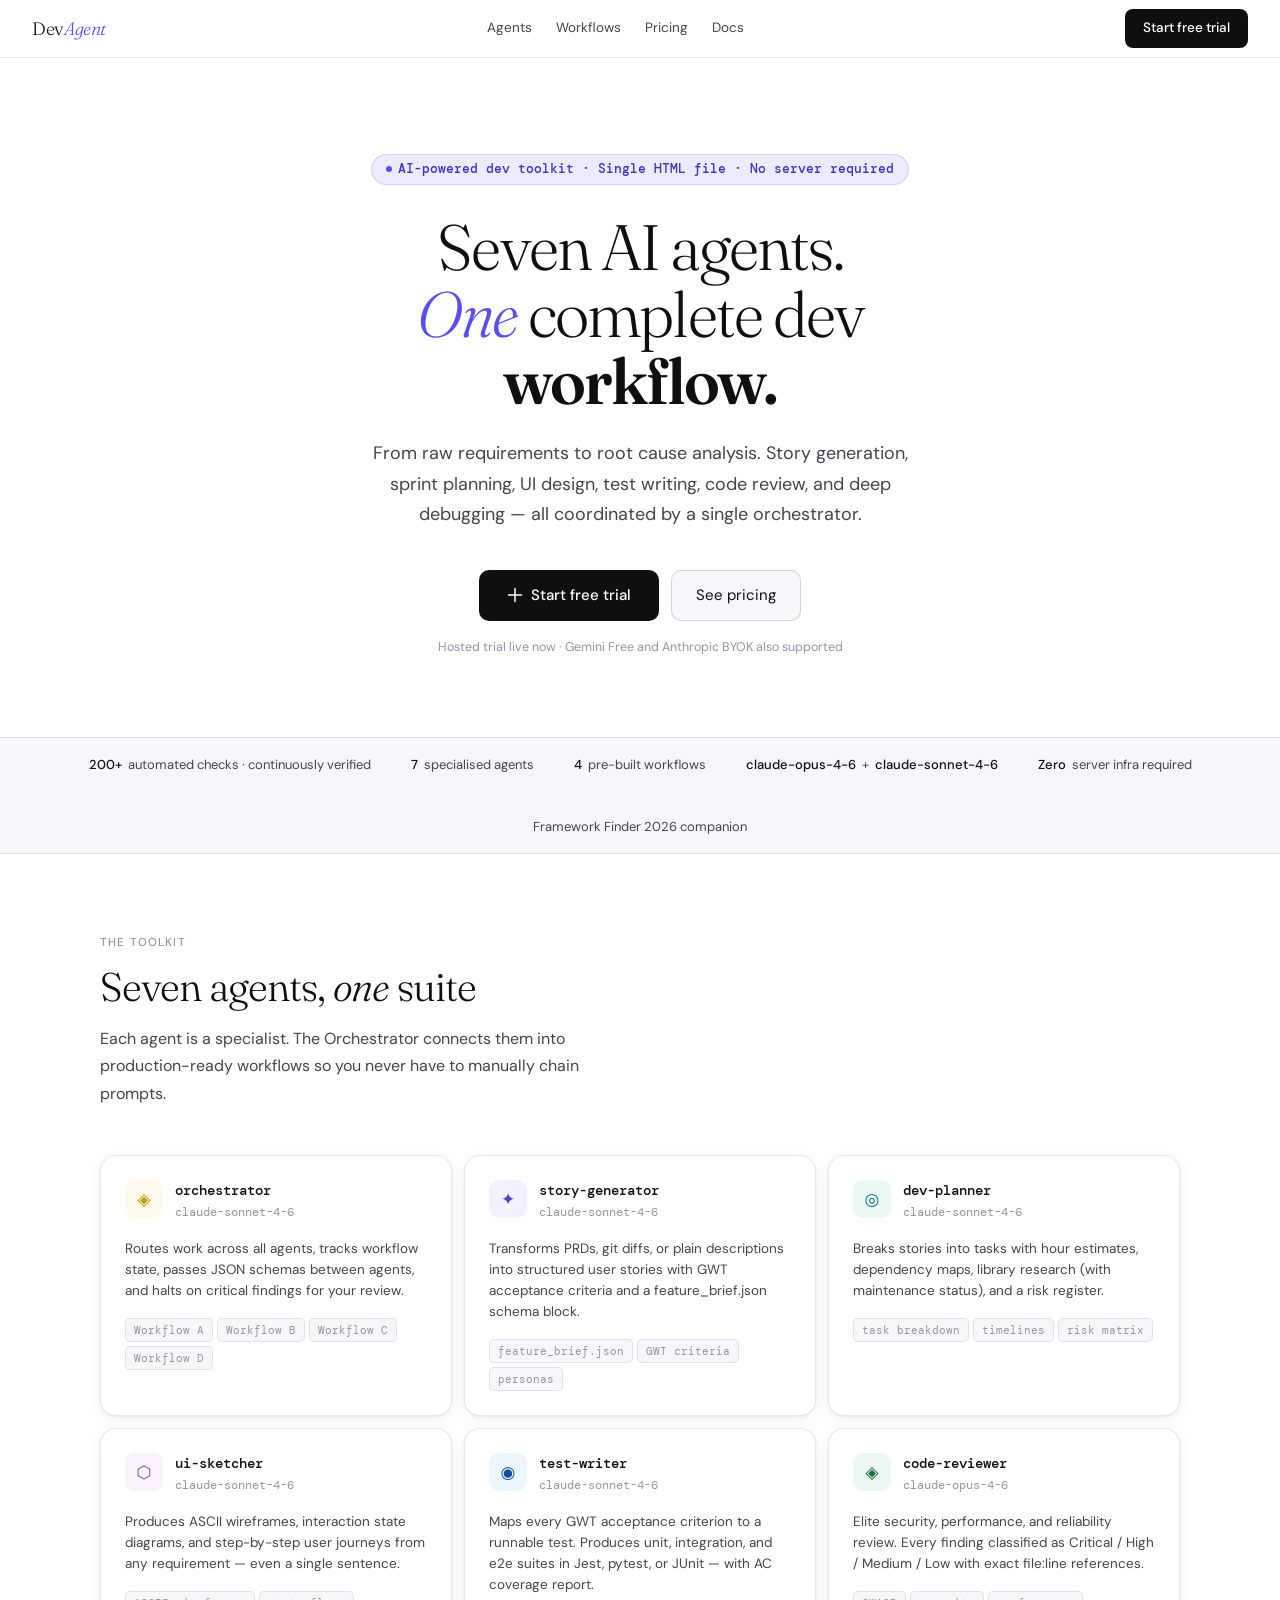
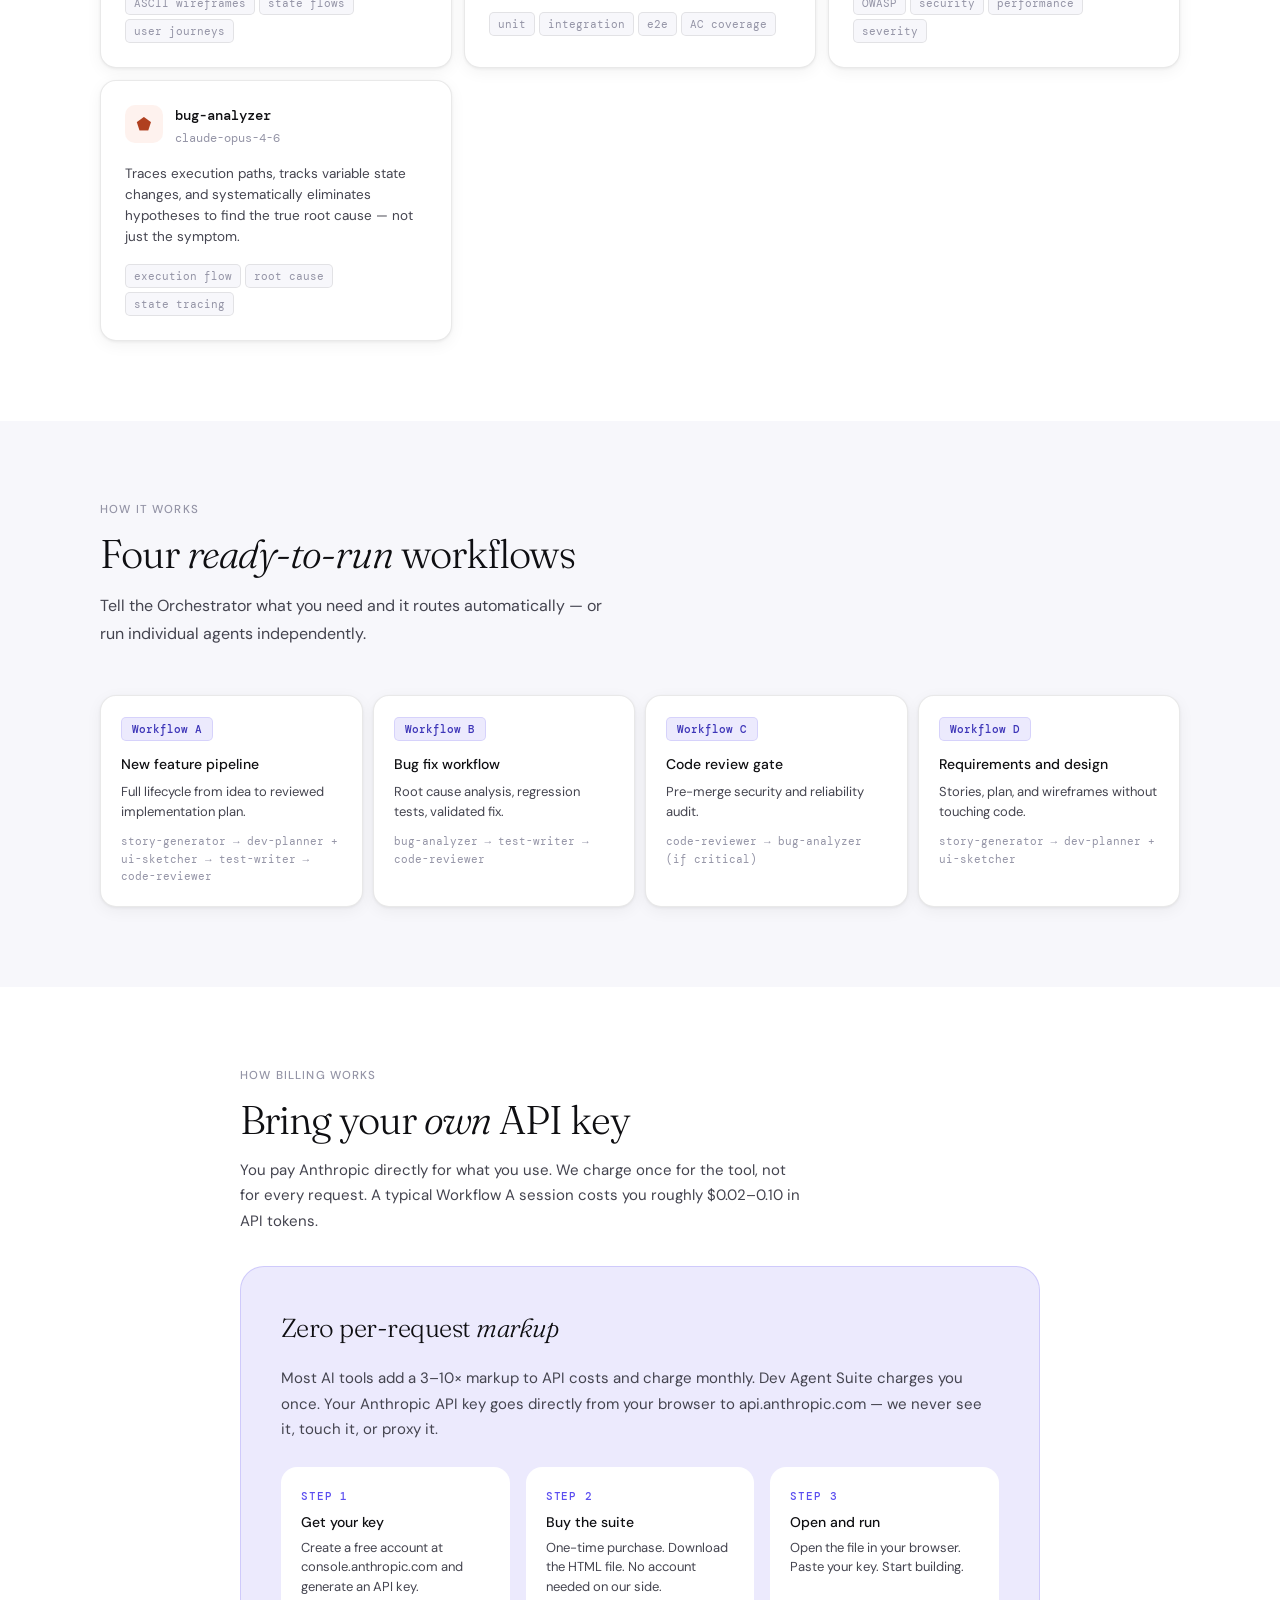
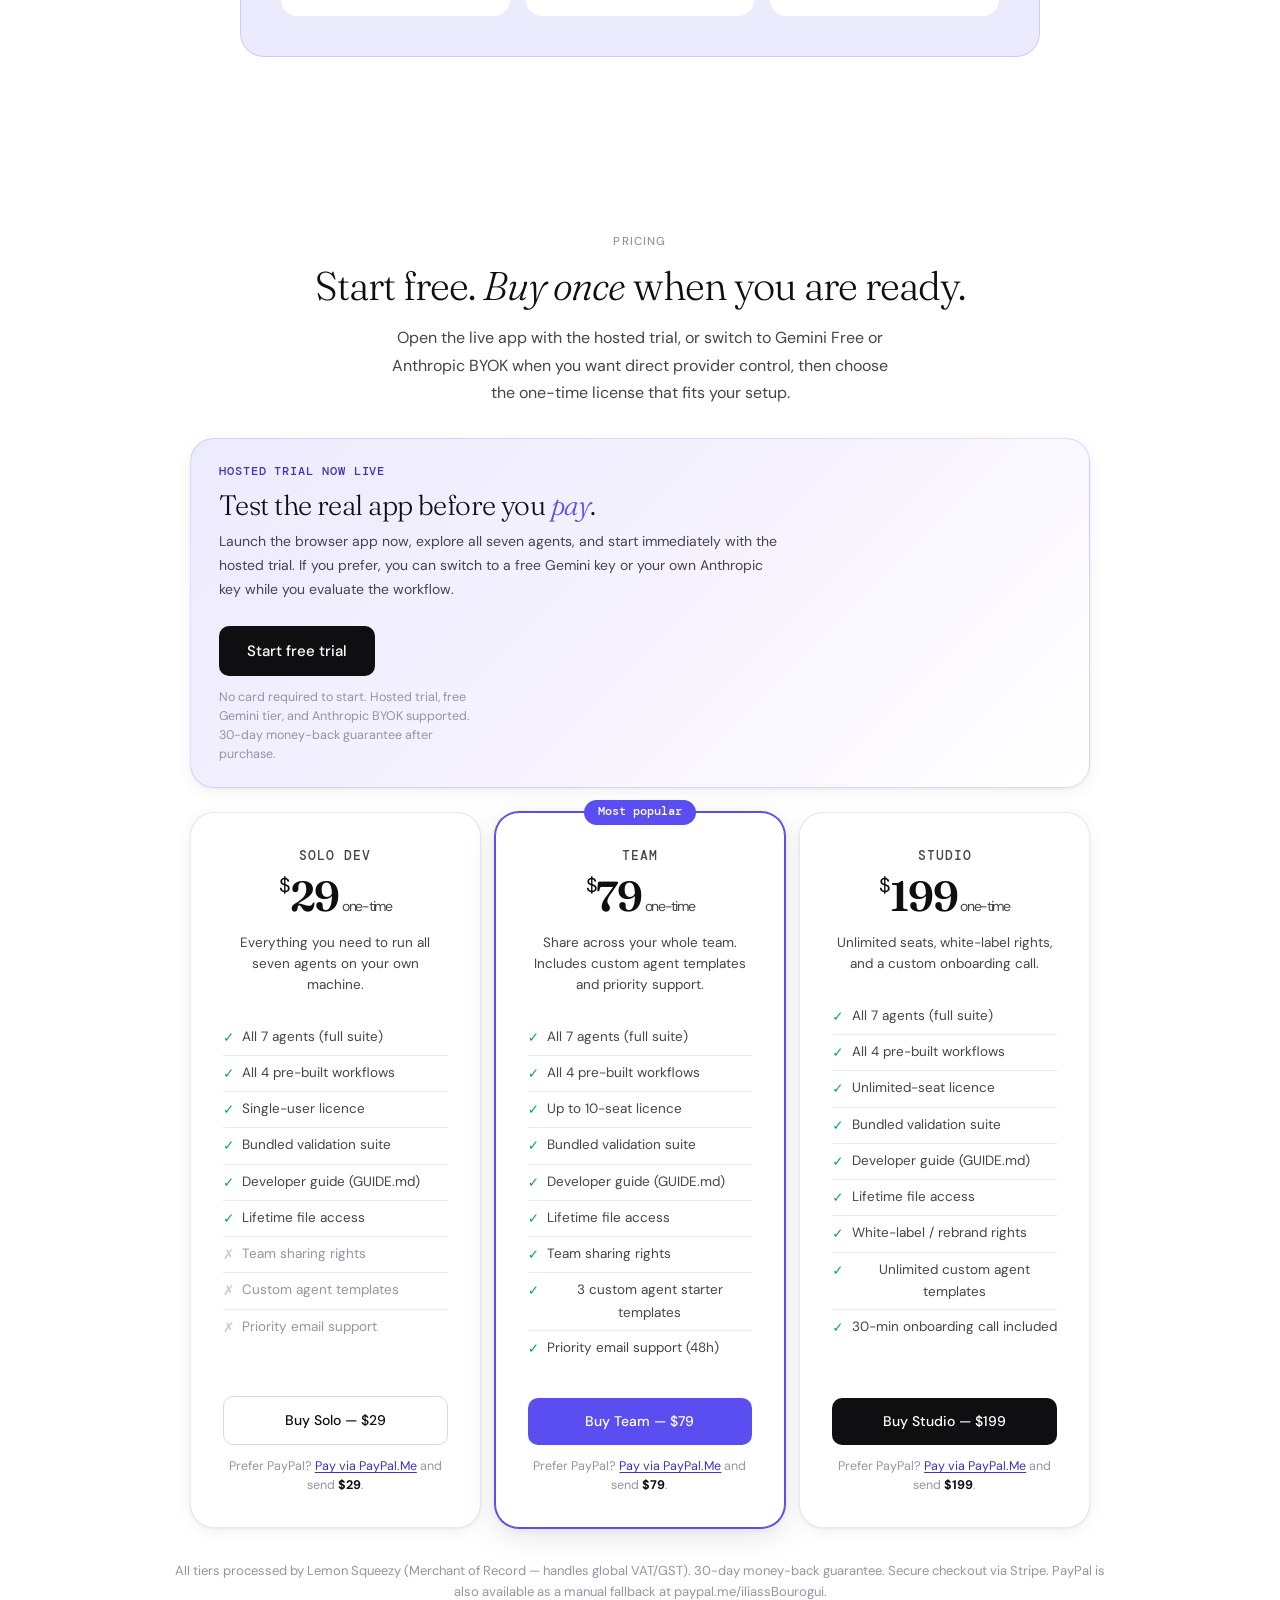
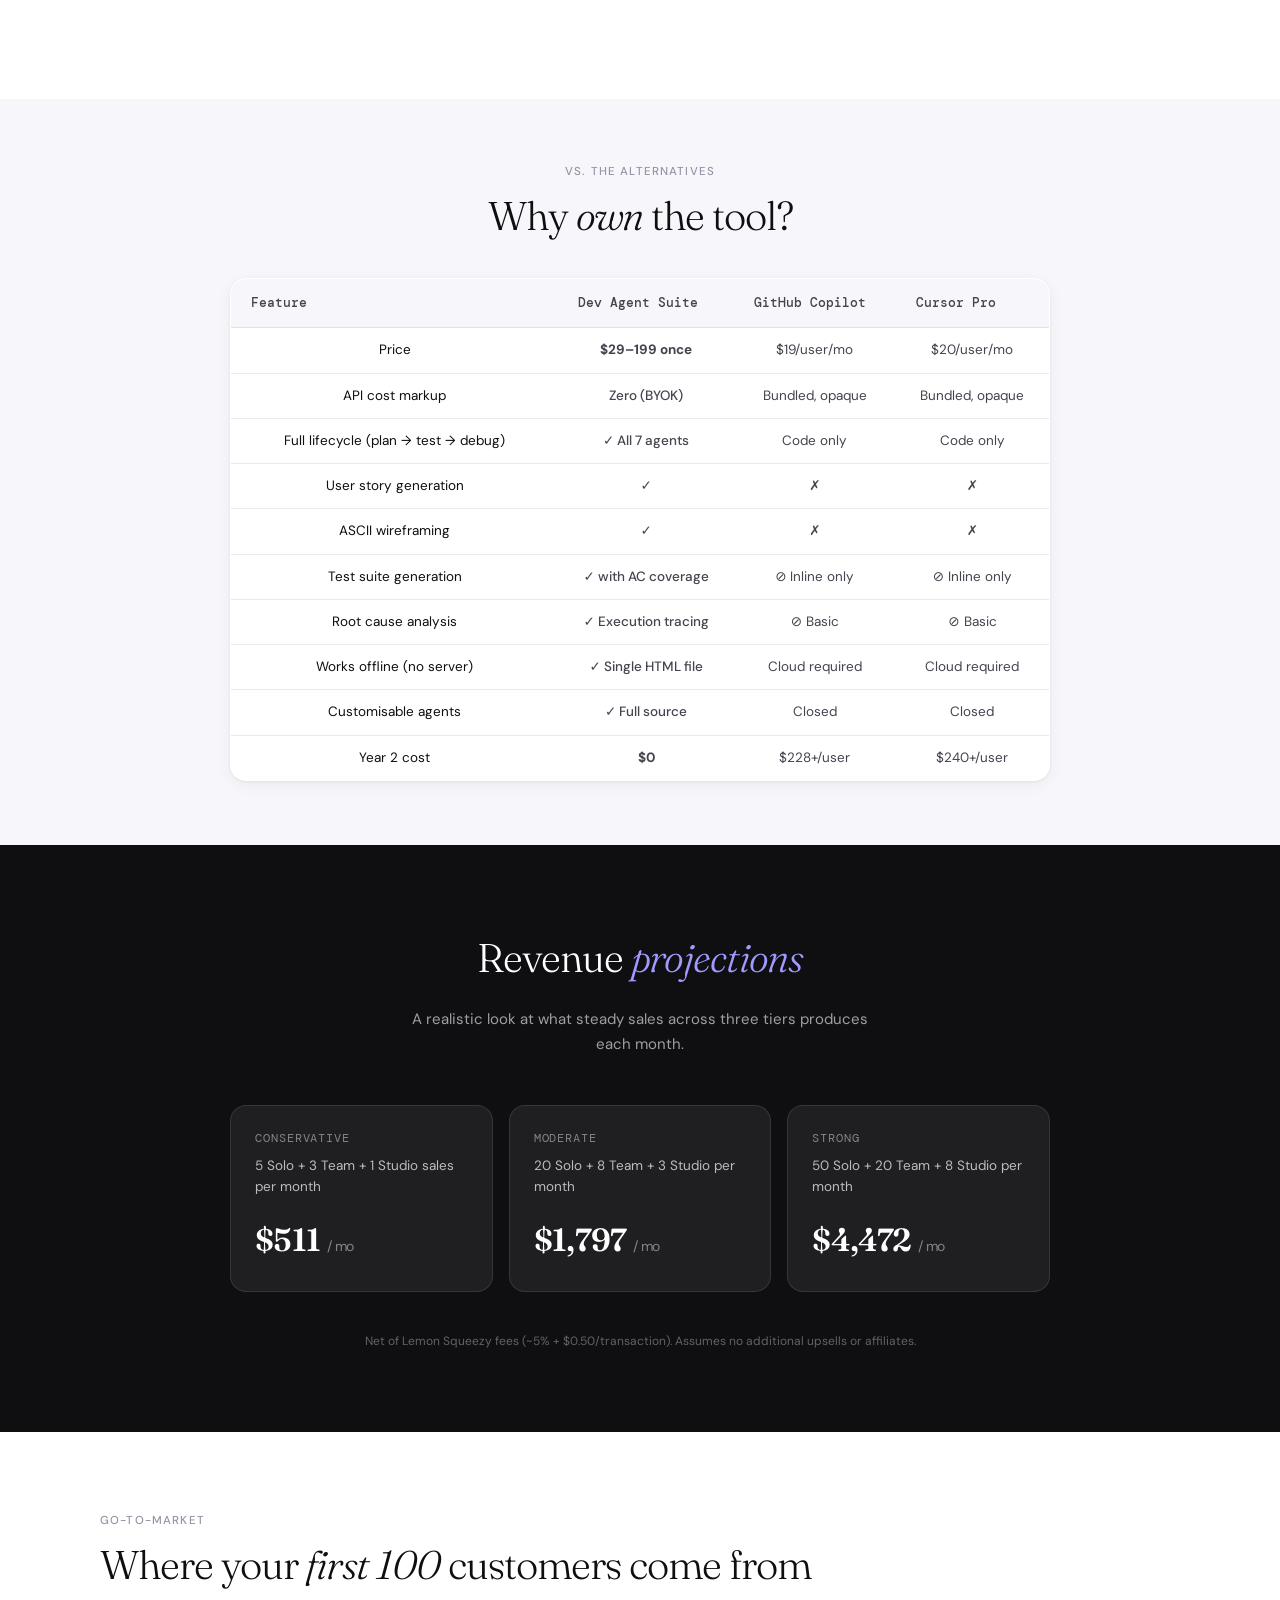
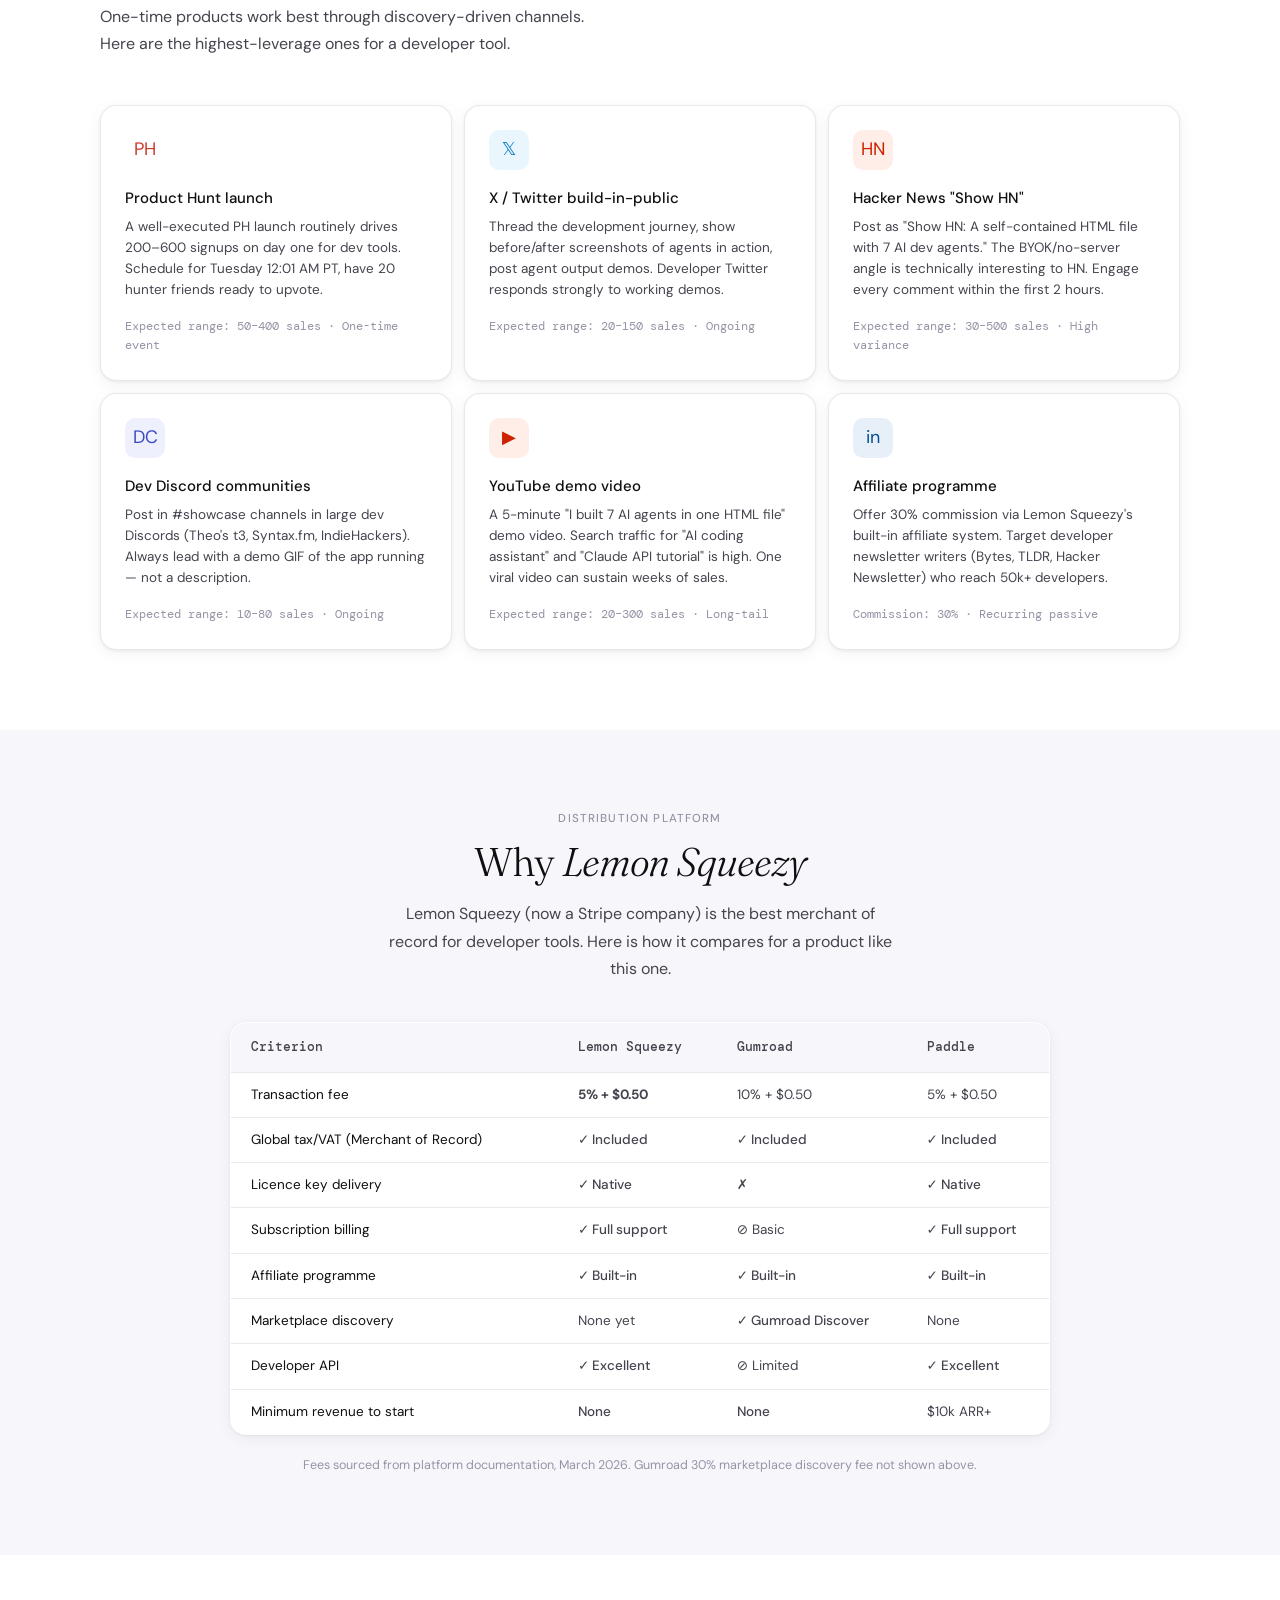
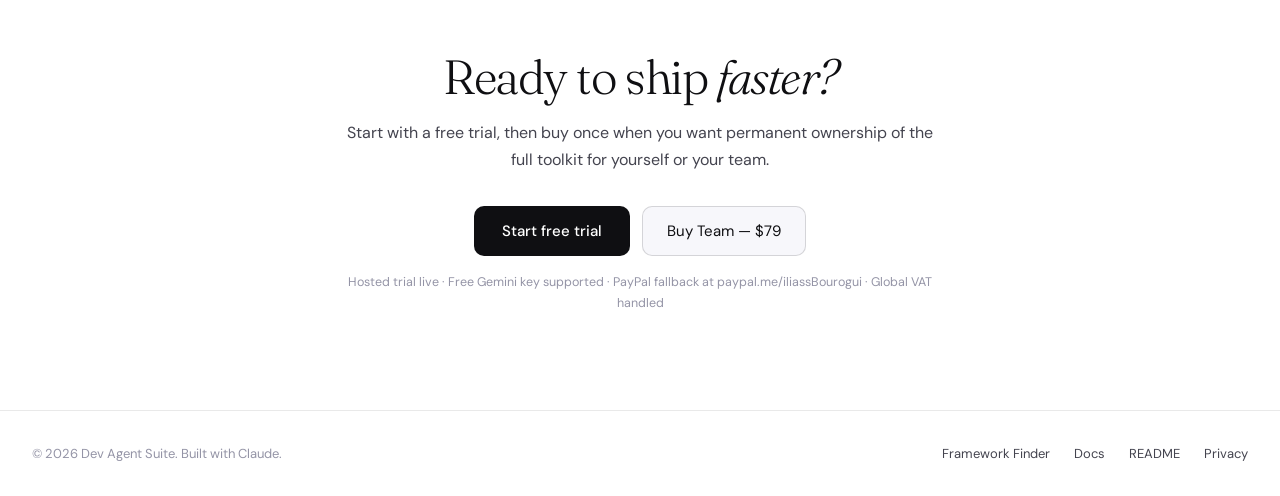
<file: landing.html>
<!DOCTYPE html>
<html lang="en">
<head>
<meta charset="UTF-8">
<meta name="viewport" content="width=device-width, initial-scale=1.0">
<title>Dev Agent Suite — AI Development Agents for Solo Devs & Teams</title>
<meta name="description" content="Seven specialised AI agents covering your entire dev lifecycle — stories, planning, UI design, testing, code review, and root cause debugging. One file, no server.">
<meta property="og:title" content="Dev Agent Suite">
<meta property="og:description" content="Seven AI development agents in a single browser file. Requirements to root cause in one workflow.">
<meta property="og:type" content="website">
<link rel="preconnect" href="https://fonts.googleapis.com">
<link href="https://fonts.googleapis.com/css2?family=Fraunces:ital,opsz,wght@0,9..144,300;0,9..144,600;1,9..144,300&family=DM+Sans:wght@300;400;500&family=DM+Mono:wght@400;500&display=swap" rel="stylesheet">
<style>
*,*::before,*::after{box-sizing:border-box;margin:0;padding:0}
:root{
  --ink:#0f0f12;--ink2:#44444f;--ink3:#9494a6;--ink4:#c8c8d8;
  --paper:#ffffff;--surface:#f7f7fb;--surface2:#eeeef6;
  --purple:#5b4ef0;--purple-l:#eceafd;--purple-d:#3d35b8;
  --teal:#0f9e76;--teal-l:#e1f5ee;
  --coral:#d85a30;--coral-l:#faece7;
  --amber:#c47a0f;--amber-l:#faeeda;
  --blue:#1860a5;--blue-l:#e6f1fb;
  --green:#2d6e10;--green-l:#eaf3de;
  --border:rgba(15,15,18,0.09);--border2:rgba(15,15,18,0.15);
  --font-d:'Fraunces',Georgia,serif;
  --font-b:'DM Sans',system-ui,sans-serif;
  --font-m:'DM Mono',monospace;
  --r:10px;--rl:16px;--rx:24px;
  --shadow:0 1px 3px rgba(0,0,0,0.06),0 4px 16px rgba(0,0,0,0.05);
  --shadow-lg:0 8px 32px rgba(0,0,0,0.1),0 2px 8px rgba(0,0,0,0.06);
}
html{scroll-behavior:smooth}
body{background:var(--paper);color:var(--ink);font-family:var(--font-b);font-size:15px;line-height:1.65;-webkit-font-smoothing:antialiased}
a{color:inherit;text-decoration:none}
img{display:block;max-width:100%}

/* NAV */
.nav{position:sticky;top:0;z-index:100;background:rgba(255,255,255,0.92);backdrop-filter:blur(16px);border-bottom:1px solid var(--border);padding:0 2rem;display:flex;align-items:center;justify-content:space-between;height:58px}
.nav-brand{font-family:var(--font-d);font-weight:300;font-size:18px;letter-spacing:-0.02em}
.nav-brand em{font-style:italic;color:var(--purple)}
.nav-links{display:flex;align-items:center;gap:1.5rem}
.nav-links a{font-size:13.5px;color:var(--ink2);transition:color 0.12s}
.nav-links a:hover{color:var(--ink)}
.nav-cta{background:var(--ink);color:#fff;padding:8px 18px;border-radius:8px;font-size:13.5px;font-weight:500;transition:opacity 0.12s}
.nav-cta:hover{opacity:0.85}

/* HERO */
.hero{padding:6rem 2rem 5rem;text-align:center;max-width:860px;margin:0 auto}
.hero-eyebrow{display:inline-flex;align-items:center;gap:6px;background:var(--purple-l);color:var(--purple-d);border:1px solid rgba(91,78,240,0.18);border-radius:20px;padding:4px 14px;font-size:12.5px;font-weight:500;font-family:var(--font-m);margin-bottom:1.75rem}
.hero-eyebrow::before{content:'';width:6px;height:6px;border-radius:50%;background:var(--purple)}
.hero-title{font-family:var(--font-d);font-weight:300;font-size:clamp(38px,6vw,64px);line-height:1.05;letter-spacing:-0.03em;margin-bottom:1.5rem;color:var(--ink)}
.hero-title em{font-style:italic;color:var(--purple)}
.hero-title strong{font-weight:600}
.hero-sub{font-size:18px;color:var(--ink2);max-width:560px;margin:0 auto 2.5rem;line-height:1.7}
.hero-actions{display:flex;align-items:center;justify-content:center;gap:12px;flex-wrap:wrap}
.btn-primary{background:var(--ink);color:#fff;padding:13px 28px;border-radius:10px;font-size:15px;font-weight:500;transition:all 0.12s;display:inline-flex;align-items:center;gap:8px}
.btn-primary:hover{background:#1a1a22;transform:translateY(-1px)}
.btn-secondary{background:var(--surface);color:var(--ink);border:1px solid var(--border2);padding:12px 24px;border-radius:10px;font-size:15px;font-weight:400;transition:all 0.12s}
.btn-secondary:hover{background:var(--surface2)}
.hero-note{font-size:12.5px;color:var(--ink3);margin-top:1rem}

/* SOCIAL PROOF */
.proof-bar{border-top:1px solid var(--border);border-bottom:1px solid var(--border);padding:1rem 2rem;display:flex;align-items:center;justify-content:center;gap:2.5rem;flex-wrap:wrap;background:var(--surface)}
.proof-item{font-size:13px;color:var(--ink2);display:flex;align-items:center;gap:6px}
.proof-item strong{color:var(--ink);font-weight:500}

/* AGENT CARDS */
.section{padding:5rem 2rem}
.section-inner{max-width:1080px;margin:0 auto}
.section-label{font-size:11.5px;font-weight:500;text-transform:uppercase;letter-spacing:0.1em;color:var(--ink3);margin-bottom:0.75rem}
.section-title{font-family:var(--font-d);font-weight:300;font-size:clamp(28px,4vw,40px);letter-spacing:-0.025em;line-height:1.1;margin-bottom:1rem;color:var(--ink)}
.section-title em{font-style:italic}
.section-sub{font-size:16px;color:var(--ink2);max-width:520px;line-height:1.7;margin-bottom:3rem}
.agents-grid{display:grid;grid-template-columns:repeat(auto-fill,minmax(300px,1fr));gap:12px}
.agent-card{background:var(--paper);border:1px solid var(--border);border-radius:var(--rl);padding:1.5rem;transition:all 0.14s;box-shadow:var(--shadow)}
.agent-card:hover{box-shadow:var(--shadow-lg);transform:translateY(-2px);border-color:var(--border2)}
.ac-header{display:flex;align-items:flex-start;gap:12px;margin-bottom:1rem}
.ac-icon{width:38px;height:38px;border-radius:10px;display:flex;align-items:center;justify-content:center;font-size:17px;flex-shrink:0}
.ac-meta{flex:1}
.ac-name{font-size:13.5px;font-weight:500;font-family:var(--font-m);color:var(--ink);margin-bottom:2px}
.ac-model{font-size:11.5px;color:var(--ink3);font-family:var(--font-m)}
.ac-desc{font-size:13.5px;color:var(--ink2);line-height:1.55;margin-bottom:1rem}
.ac-tags{display:flex;gap:4px;flex-wrap:wrap}
.tag{padding:2px 8px;border-radius:5px;font-size:11px;font-family:var(--font-m);background:var(--surface);color:var(--ink3);border:1px solid var(--border)}

/* WORKFLOW */
.wf-section{background:var(--surface);padding:5rem 2rem}
.wf-grid{display:grid;grid-template-columns:repeat(auto-fill,minmax(240px,1fr));gap:10px}
.wf-card{background:var(--paper);border:1px solid var(--border);border-radius:var(--rl);padding:1.25rem;box-shadow:var(--shadow)}
.wf-badge{display:inline-flex;align-items:center;padding:2px 10px;border-radius:5px;font-size:11px;font-family:var(--font-m);font-weight:500;margin-bottom:0.75rem;background:var(--purple-l);color:var(--purple-d);border:1px solid rgba(91,78,240,0.15)}
.wf-name{font-size:14px;font-weight:500;color:var(--ink);margin-bottom:6px}
.wf-desc{font-size:13px;color:var(--ink2);line-height:1.5;margin-bottom:0.75rem}
.wf-flow{font-size:11px;font-family:var(--font-m);color:var(--ink3);line-height:1.6}

/* PRICING */
.pricing-section{padding:6rem 2rem}
.pricing-grid{display:grid;grid-template-columns:repeat(3,1fr);gap:14px;max-width:900px;margin:0 auto}
.plan{background:var(--paper);border:1px solid var(--border);border-radius:var(--rx);padding:2rem;box-shadow:var(--shadow);position:relative;display:flex;flex-direction:column}
.plan.featured{border-color:var(--purple);box-shadow:0 0 0 1px var(--purple),var(--shadow-lg)}
.plan-badge{position:absolute;top:-13px;left:50%;transform:translateX(-50%);background:var(--purple);color:#fff;font-size:11.5px;font-weight:500;padding:3px 14px;border-radius:20px;white-space:nowrap;font-family:var(--font-m)}
.plan-name{font-size:13px;font-weight:500;font-family:var(--font-m);color:var(--ink2);text-transform:uppercase;letter-spacing:0.08em;margin-bottom:0.5rem}
.plan-price{font-family:var(--font-d);font-weight:600;font-size:42px;letter-spacing:-0.03em;color:var(--ink);line-height:1;margin-bottom:4px}
.plan-price sup{font-size:20px;vertical-align:top;margin-top:8px;font-family:var(--font-b);font-weight:400}
.plan-price span{font-size:14px;font-weight:400;font-family:var(--font-b);color:var(--ink2)}
.plan-desc{font-size:13.5px;color:var(--ink2);margin:0.75rem 0 1.5rem;line-height:1.55}
.plan-features{list-style:none;margin-bottom:2rem;flex:1}
.plan-features li{font-size:13.5px;color:var(--ink2);padding:6px 0;border-bottom:1px solid var(--border);display:flex;align-items:flex-start;gap:8px}
.plan-features li:last-child{border-bottom:none}
.plan-features li::before{content:'✓';color:var(--teal);font-weight:500;flex-shrink:0;margin-top:1px}
.plan-features li.cross::before{content:'✗';color:var(--ink4)}
.plan-btn{display:block;text-align:center;padding:12px;border-radius:10px;font-size:14px;font-weight:500;transition:all 0.12s;cursor:pointer;border:none}
.plan-btn.outline{background:none;border:1px solid var(--border2);color:var(--ink)}
.plan-btn.outline:hover{background:var(--surface);border-color:var(--ink)}
.plan-btn.solid{background:var(--ink);color:#fff}
.plan-btn.solid:hover{background:#1a1a22}
.plan-btn.purple{background:var(--purple);color:#fff}
.plan-btn.purple:hover{background:var(--purple-d)}
.plan-alt{margin-top:0.75rem;font-size:12.5px;line-height:1.5;color:var(--ink3);text-align:center}
.plan-alt a{color:var(--purple-d);text-decoration:underline;text-underline-offset:2px}
.plan-alt strong{color:var(--ink)}
.trial-strip{display:flex;align-items:center;justify-content:space-between;gap:1.5rem;flex-wrap:wrap;max-width:900px;margin:0 auto 1.5rem;padding:1.5rem 1.75rem;border-radius:24px;background:linear-gradient(135deg,var(--purple-l),#f7f4ff 58%,#fff 100%);border:1px solid rgba(91,78,240,0.18);box-shadow:var(--shadow)}
.trial-copy{max-width:560px;text-align:left}
.trial-kicker{font-size:11.5px;font-family:var(--font-m);font-weight:500;letter-spacing:0.08em;text-transform:uppercase;color:var(--purple-d);margin-bottom:0.5rem}
.trial-title{font-family:var(--font-d);font-size:28px;font-weight:300;letter-spacing:-0.02em;line-height:1.1;color:var(--ink);margin-bottom:0.6rem}
.trial-title em{font-style:italic;color:var(--purple)}
.trial-text{font-size:14px;line-height:1.7;color:var(--ink2)}
.trial-actions{display:flex;flex-direction:column;align-items:flex-start;gap:0.75rem}
.trial-mini{font-size:12.5px;line-height:1.5;color:var(--ink3);max-width:260px;text-align:left}

/* COMPARISON TABLE */
.compare-section{padding:4rem 2rem;background:var(--surface)}
.compare-table{width:100%;border-collapse:collapse;max-width:820px;margin:2.5rem auto 0;background:var(--paper);border-radius:var(--rl);overflow:hidden;border:1px solid var(--border);box-shadow:var(--shadow)}
.compare-table th{padding:14px 20px;font-size:12.5px;font-weight:500;text-align:left;background:var(--surface);color:var(--ink2);border-bottom:1px solid var(--border);font-family:var(--font-m)}
.compare-table th:first-child{width:40%}
.compare-table td{padding:11px 20px;font-size:13.5px;color:var(--ink2);border-bottom:1px solid var(--border)}
.compare-table tr:last-child td{border-bottom:none}
.compare-table td:first-child{color:var(--ink);font-weight:400}
.check{color:var(--teal);font-weight:500}
.cross{color:var(--ink4)}
.partial{color:var(--amber)}

/* BYOK EXPLAINER */
.byok-section{padding:5rem 2rem}
.byok-inner{max-width:800px;margin:0 auto}
.byok-card{background:var(--purple-l);border:1px solid rgba(91,78,240,0.2);border-radius:var(--rx);padding:2.5rem;margin-top:2rem}
.byok-title{font-family:var(--font-d);font-weight:300;font-size:26px;letter-spacing:-0.02em;color:var(--ink);margin-bottom:1rem}
.byok-title em{font-style:italic}
.byok-desc{font-size:15px;color:var(--ink2);line-height:1.7;margin-bottom:1.5rem}
.byok-steps{display:grid;grid-template-columns:repeat(3,1fr);gap:16px}
.byok-step{background:var(--paper);border-radius:var(--rl);padding:1.25rem}
.byok-step-num{font-size:11px;font-family:var(--font-m);font-weight:500;color:var(--purple);text-transform:uppercase;letter-spacing:0.08em;margin-bottom:6px}
.byok-step-title{font-size:14px;font-weight:500;color:var(--ink);margin-bottom:4px}
.byok-step-desc{font-size:13px;color:var(--ink2);line-height:1.5}

/* REVENUE CALC */
.calc-section{padding:5rem 2rem;background:var(--ink)}
.calc-inner{max-width:820px;margin:0 auto;text-align:center}
.calc-title{font-family:var(--font-d);font-weight:300;font-size:clamp(28px,4vw,40px);letter-spacing:-0.025em;color:#fff;margin-bottom:1rem}
.calc-title em{font-style:italic;color:#a09aff}
.calc-sub{font-size:15px;color:rgba(255,255,255,0.6);max-width:480px;margin:0 auto 3rem}
.calc-grid{display:grid;grid-template-columns:repeat(3,1fr);gap:16px;margin-bottom:2.5rem}
.calc-card{background:rgba(255,255,255,0.07);border:1px solid rgba(255,255,255,0.1);border-radius:var(--rl);padding:1.5rem;text-align:left}
.calc-tier{font-size:11.5px;font-family:var(--font-m);color:rgba(255,255,255,0.45);text-transform:uppercase;letter-spacing:0.08em;margin-bottom:0.5rem}
.calc-scenario{font-size:13.5px;color:rgba(255,255,255,0.7);line-height:1.55;margin-bottom:1rem}
.calc-mrr{font-family:var(--font-d);font-weight:600;font-size:32px;letter-spacing:-0.02em;color:#fff}
.calc-mrr span{font-size:14px;font-weight:400;font-family:var(--font-b);color:rgba(255,255,255,0.45)}
.calc-note{font-size:12px;color:rgba(255,255,255,0.35);margin-top:1.5rem}

/* CHANNELS */
.channels-section{padding:5rem 2rem}
.channels-grid{display:grid;grid-template-columns:repeat(auto-fill,minmax(280px,1fr));gap:12px;margin-top:2.5rem}
.channel-card{background:var(--paper);border:1px solid var(--border);border-radius:var(--rl);padding:1.5rem;box-shadow:var(--shadow)}
.channel-icon{width:40px;height:40px;border-radius:10px;display:flex;align-items:center;justify-content:center;font-size:18px;margin-bottom:1rem}
.channel-name{font-size:15px;font-weight:500;color:var(--ink);margin-bottom:6px}
.channel-desc{font-size:13.5px;color:var(--ink2);line-height:1.55;margin-bottom:1rem}
.channel-meta{font-size:12px;font-family:var(--font-m);color:var(--ink3)}

/* PLATFORM COMPARISON */
.platform-section{padding:5rem 2rem;background:var(--surface)}

/* FINAL CTA */
.cta-section{padding:6rem 2rem;text-align:center}
.cta-inner{max-width:600px;margin:0 auto}
.cta-title{font-family:var(--font-d);font-weight:300;font-size:clamp(32px,4vw,48px);letter-spacing:-0.03em;line-height:1.08;color:var(--ink);margin-bottom:1rem}
.cta-title em{font-style:italic}
.cta-sub{font-size:16px;color:var(--ink2);margin-bottom:2rem;line-height:1.7}

/* FOOTER */
footer{border-top:1px solid var(--border);padding:2rem;display:flex;justify-content:space-between;align-items:center;flex-wrap:wrap;gap:1rem;font-size:13px;color:var(--ink3)}
footer a{color:var(--ink2);transition:color 0.1s}
footer a:hover{color:var(--ink)}

/* RESPONSIVE */
@media(max-width:768px){
  .pricing-grid{grid-template-columns:1fr}
  .byok-steps{grid-template-columns:1fr}
  .calc-grid{grid-template-columns:1fr}
  .nav-links{display:none}
  .hero{padding:4rem 1.25rem 3rem}
  .trial-strip{padding:1.25rem}
  .trial-actions{width:100%}
  .trial-actions .btn-primary{width:100%;justify-content:center}
  .trial-mini{max-width:none}
}
</style>
</head>
<body>

<nav class="nav">
  <a href="#" class="nav-brand">Dev<em>Agent</em></a>
  <div class="nav-links">
    <a href="#agents">Agents</a>
    <a href="#workflows">Workflows</a>
    <a href="#pricing">Pricing</a>
    <a href="#docs">Docs</a>
  </div>
  <a href="dev-agent-suite.html" class="nav-cta">Start free trial</a>
</nav>

<section class="hero">
  <div class="hero-eyebrow">AI-powered dev toolkit · Single HTML file · No server required</div>
  <h1 class="hero-title">
    Seven AI agents.<br>
    <em>One</em> complete dev<br>
    <strong>workflow.</strong>
  </h1>
  <p class="hero-sub">From raw requirements to root cause analysis. Story generation, sprint planning, UI design, test writing, code review, and deep debugging — all coordinated by a single orchestrator.</p>
  <div class="hero-actions">
    <a href="dev-agent-suite.html" class="btn-primary">
      <svg width="16" height="16" viewBox="0 0 16 16" fill="none"><path d="M8 1.5v13M1.5 8h13" stroke="currentColor" stroke-width="1.5" stroke-linecap="round"/></svg>
      Start free trial
    </a>
    <a href="#pricing" class="btn-secondary">See pricing</a>
  </div>
  <p class="hero-note">Hosted trial live now · Gemini Free and Anthropic BYOK also supported</p>
</section>

<div class="proof-bar">
  <div class="proof-item"><strong>200+</strong> automated checks · continuously verified</div>
  <div class="proof-item"><strong>7</strong> specialised agents</div>
  <div class="proof-item"><strong>4</strong> pre-built workflows</div>
  <div class="proof-item"><strong>claude-opus-4-6</strong> + <strong>claude-sonnet-4-6</strong></div>
  <div class="proof-item"><strong>Zero</strong> server infra required</div>
  <div class="proof-item"><a href="framework-finder/">Framework Finder 2026 companion</a></div>
</div>

<section class="section" id="agents">
  <div class="section-inner">
    <p class="section-label">The toolkit</p>
    <h2 class="section-title">Seven agents, <em>one</em> suite</h2>
    <p class="section-sub">Each agent is a specialist. The Orchestrator connects them into production-ready workflows so you never have to manually chain prompts.</p>
    <div class="agents-grid">

      <div class="agent-card">
        <div class="ac-header">
          <div class="ac-icon" style="background:#f5c84218;color:#c49c0a">◈</div>
          <div class="ac-meta">
            <div class="ac-name">orchestrator</div>
            <div class="ac-model">claude-sonnet-4-6</div>
          </div>
        </div>
        <p class="ac-desc">Routes work across all agents, tracks workflow state, passes JSON schemas between agents, and halts on critical findings for your review.</p>
        <div class="ac-tags"><span class="tag">Workflow A</span><span class="tag">Workflow B</span><span class="tag">Workflow C</span><span class="tag">Workflow D</span></div>
      </div>

      <div class="agent-card">
        <div class="ac-header">
          <div class="ac-icon" style="background:#7c6af718;color:#5040c0">✦</div>
          <div class="ac-meta">
            <div class="ac-name">story-generator</div>
            <div class="ac-model">claude-sonnet-4-6</div>
          </div>
        </div>
        <p class="ac-desc">Transforms PRDs, git diffs, or plain descriptions into structured user stories with GWT acceptance criteria and a feature_brief.json schema block.</p>
        <div class="ac-tags"><span class="tag">feature_brief.json</span><span class="tag">GWT criteria</span><span class="tag">personas</span></div>
      </div>

      <div class="agent-card">
        <div class="ac-header">
          <div class="ac-icon" style="background:#2eb89a18;color:#0d7a60">◎</div>
          <div class="ac-meta">
            <div class="ac-name">dev-planner</div>
            <div class="ac-model">claude-sonnet-4-6</div>
          </div>
        </div>
        <p class="ac-desc">Breaks stories into tasks with hour estimates, dependency maps, library research (with maintenance status), and a risk register.</p>
        <div class="ac-tags"><span class="tag">task breakdown</span><span class="tag">timelines</span><span class="tag">risk matrix</span></div>
      </div>

      <div class="agent-card">
        <div class="ac-header">
          <div class="ac-icon" style="background:#c778dd18;color:#9040aa">⬡</div>
          <div class="ac-meta">
            <div class="ac-name">ui-sketcher</div>
            <div class="ac-model">claude-sonnet-4-6</div>
          </div>
        </div>
        <p class="ac-desc">Produces ASCII wireframes, interaction state diagrams, and step-by-step user journeys from any requirement — even a single sentence.</p>
        <div class="ac-tags"><span class="tag">ASCII wireframes</span><span class="tag">state flows</span><span class="tag">user journeys</span></div>
      </div>

      <div class="agent-card">
        <div class="ac-header">
          <div class="ac-icon" style="background:#3b9eff18;color:#1050a0">◉</div>
          <div class="ac-meta">
            <div class="ac-name">test-writer</div>
            <div class="ac-model">claude-sonnet-4-6</div>
          </div>
        </div>
        <p class="ac-desc">Maps every GWT acceptance criterion to a runnable test. Produces unit, integration, and e2e suites in Jest, pytest, or JUnit — with AC coverage report.</p>
        <div class="ac-tags"><span class="tag">unit</span><span class="tag">integration</span><span class="tag">e2e</span><span class="tag">AC coverage</span></div>
      </div>

      <div class="agent-card">
        <div class="ac-header">
          <div class="ac-icon" style="background:#4caf7d18;color:#1d6e40">◈</div>
          <div class="ac-meta">
            <div class="ac-name">code-reviewer</div>
            <div class="ac-model">claude-opus-4-6</div>
          </div>
        </div>
        <p class="ac-desc">Elite security, performance, and reliability review. Every finding classified as Critical / High / Medium / Low with exact file:line references.</p>
        <div class="ac-tags"><span class="tag">OWASP</span><span class="tag">security</span><span class="tag">performance</span><span class="tag">severity</span></div>
      </div>

      <div class="agent-card">
        <div class="ac-header">
          <div class="ac-icon" style="background:#f0714a18;color:#b04020">⬟</div>
          <div class="ac-meta">
            <div class="ac-name">bug-analyzer</div>
            <div class="ac-model">claude-opus-4-6</div>
          </div>
        </div>
        <p class="ac-desc">Traces execution paths, tracks variable state changes, and systematically eliminates hypotheses to find the true root cause — not just the symptom.</p>
        <div class="ac-tags"><span class="tag">execution flow</span><span class="tag">root cause</span><span class="tag">state tracing</span></div>
      </div>
    </div>
  </div>
</section>

<section class="wf-section" id="workflows">
  <div class="section-inner">
    <p class="section-label">How it works</p>
    <h2 class="section-title">Four <em>ready-to-run</em> workflows</h2>
    <p class="section-sub">Tell the Orchestrator what you need and it routes automatically — or run individual agents independently.</p>
    <div class="wf-grid">
      <div class="wf-card">
        <div class="wf-badge">Workflow A</div>
        <div class="wf-name">New feature pipeline</div>
        <div class="wf-desc">Full lifecycle from idea to reviewed implementation plan.</div>
        <div class="wf-flow">story-generator → dev-planner + ui-sketcher → test-writer → code-reviewer</div>
      </div>
      <div class="wf-card">
        <div class="wf-badge">Workflow B</div>
        <div class="wf-name">Bug fix workflow</div>
        <div class="wf-desc">Root cause analysis, regression tests, validated fix.</div>
        <div class="wf-flow">bug-analyzer → test-writer → code-reviewer</div>
      </div>
      <div class="wf-card">
        <div class="wf-badge">Workflow C</div>
        <div class="wf-name">Code review gate</div>
        <div class="wf-desc">Pre-merge security and reliability audit.</div>
        <div class="wf-flow">code-reviewer → bug-analyzer (if critical)</div>
      </div>
      <div class="wf-card">
        <div class="wf-badge">Workflow D</div>
        <div class="wf-name">Requirements and design</div>
        <div class="wf-desc">Stories, plan, and wireframes without touching code.</div>
        <div class="wf-flow">story-generator → dev-planner + ui-sketcher</div>
      </div>
    </div>
  </div>
</section>

<section class="byok-section">
  <div class="byok-inner">
    <p class="section-label">How billing works</p>
    <h2 class="section-title">Bring your <em>own</em> API key</h2>
    <p style="font-size:15px;color:var(--ink2);max-width:560px;line-height:1.7">You pay Anthropic directly for what you use. We charge once for the tool, not for every request. A typical Workflow A session costs you roughly $0.02–0.10 in API tokens.</p>
    <div class="byok-card">
      <div class="byok-title">Zero per-request <em>markup</em></div>
      <p class="byok-desc">Most AI tools add a 3–10× markup to API costs and charge monthly. Dev Agent Suite charges you once. Your Anthropic API key goes directly from your browser to api.anthropic.com — we never see it, touch it, or proxy it.</p>
      <div class="byok-steps">
        <div class="byok-step">
          <div class="byok-step-num">Step 1</div>
          <div class="byok-step-title">Get your key</div>
          <div class="byok-step-desc">Create a free account at console.anthropic.com and generate an API key.</div>
        </div>
        <div class="byok-step">
          <div class="byok-step-num">Step 2</div>
          <div class="byok-step-title">Buy the suite</div>
          <div class="byok-step-desc">One-time purchase. Download the HTML file. No account needed on our side.</div>
        </div>
        <div class="byok-step">
          <div class="byok-step-num">Step 3</div>
          <div class="byok-step-title">Open and run</div>
          <div class="byok-step-desc">Open the file in your browser. Paste your key. Start building.</div>
        </div>
      </div>
    </div>
  </div>
</section>

<section class="pricing-section" id="pricing">
  <div class="section-inner" style="max-width:940px;margin:0 auto;text-align:center">
    <p class="section-label">Pricing</p>
    <h2 class="section-title">Start free. <em>Buy once</em> when you are ready.</h2>
    <p class="section-sub" style="margin:0 auto 2rem">Open the live app with the hosted trial, or switch to Gemini Free or Anthropic BYOK when you want direct provider control, then choose the one-time license that fits your setup.</p>
    <div class="trial-strip">
      <div class="trial-copy">
        <div class="trial-kicker">Hosted trial now live</div>
        <div class="trial-title">Test the real app before you <em>pay</em>.</div>
        <p class="trial-text">Launch the browser app now, explore all seven agents, and start immediately with the hosted trial. If you prefer, you can switch to a free Gemini key or your own Anthropic key while you evaluate the workflow.</p>
      </div>
      <div class="trial-actions">
        <a href="dev-agent-suite.html" class="btn-primary">Start free trial</a>
        <div class="trial-mini">No card required to start. Hosted trial, free Gemini tier, and Anthropic BYOK supported. 30-day money-back guarantee after purchase.</div>
      </div>
    </div>
    <div class="pricing-grid">


      <div class="plan">
        <div class="plan-name">Solo Dev</div>
        <div class="plan-price"><sup>$</sup>29<span> one-time</span></div>
        <p class="plan-desc">Everything you need to run all seven agents on your own machine.</p>
        <ul class="plan-features">
          <li>All 7 agents (full suite)</li>
          <li>All 4 pre-built workflows</li>
          <li>Single-user licence</li>
          <li>Bundled validation suite</li>
          <li>Developer guide (GUIDE.md)</li>
          <li>Lifetime file access</li>
          <li class="cross" style="color:var(--ink3)">Team sharing rights</li>
          <li class="cross" style="color:var(--ink3)">Custom agent templates</li>
          <li class="cross" style="color:var(--ink3)">Priority email support</li>
        </ul>
        <a href="https://devagentsuite.lemonsqueezy.com/checkout/buy/solo" class="plan-btn outline">Buy Solo — $29</a>
        <div class="plan-alt">Prefer PayPal? <a href="https://paypal.me/iliassBourogui" target="_blank" rel="noopener noreferrer">Pay via PayPal.Me</a> and send <strong>$29</strong>.</div>
      </div>


      <div class="plan featured">
        <div class="plan-badge">Most popular</div>
        <div class="plan-name">Team</div>
        <div class="plan-price"><sup>$</sup>79<span> one-time</span></div>
        <p class="plan-desc">Share across your whole team. Includes custom agent templates and priority support.</p>
        <ul class="plan-features">
          <li>All 7 agents (full suite)</li>
          <li>All 4 pre-built workflows</li>
          <li>Up to 10-seat licence</li>
          <li>Bundled validation suite</li>
          <li>Developer guide (GUIDE.md)</li>
          <li>Lifetime file access</li>
          <li>Team sharing rights</li>
          <li>3 custom agent starter templates</li>
          <li>Priority email support (48h)</li>
        </ul>
        <a href="https://devagentsuite.lemonsqueezy.com/checkout/buy/team" class="plan-btn purple">Buy Team — $79</a>
        <div class="plan-alt">Prefer PayPal? <a href="https://paypal.me/iliassBourogui" target="_blank" rel="noopener noreferrer">Pay via PayPal.Me</a> and send <strong>$79</strong>.</div>
      </div>


      <div class="plan">
        <div class="plan-name">Studio</div>
        <div class="plan-price"><sup>$</sup>199<span> one-time</span></div>
        <p class="plan-desc">Unlimited seats, white-label rights, and a custom onboarding call.</p>
        <ul class="plan-features">
          <li>All 7 agents (full suite)</li>
          <li>All 4 pre-built workflows</li>
          <li>Unlimited-seat licence</li>
          <li>Bundled validation suite</li>
          <li>Developer guide (GUIDE.md)</li>
          <li>Lifetime file access</li>
          <li>White-label / rebrand rights</li>
          <li>Unlimited custom agent templates</li>
          <li>30-min onboarding call included</li>
        </ul>
        <a href="https://devagentsuite.lemonsqueezy.com/checkout/buy/studio" class="plan-btn solid">Buy Studio — $199</a>
        <div class="plan-alt">Prefer PayPal? <a href="https://paypal.me/iliassBourogui" target="_blank" rel="noopener noreferrer">Pay via PayPal.Me</a> and send <strong>$199</strong>.</div>
      </div>

    </div>

    <p style="font-size:13px;color:var(--ink3);margin-top:2rem">All tiers processed by Lemon Squeezy (Merchant of Record — handles global VAT/GST). 30-day money-back guarantee. Secure checkout via Stripe. PayPal is also available as a manual fallback at <a href="https://paypal.me/iliassBourogui" target="_blank" rel="noopener noreferrer">paypal.me/iliassBourogui</a>.</p>
  </div>
</section>

<section class="compare-section">
  <div class="section-inner" style="max-width:860px;margin:0 auto;text-align:center">
    <p class="section-label">vs. the alternatives</p>
    <h2 class="section-title">Why <em>own</em> the tool?</h2>
    <table class="compare-table">
      <thead>
        <tr>
          <th>Feature</th>
          <th>Dev Agent Suite</th>
          <th>GitHub Copilot</th>
          <th>Cursor Pro</th>
        </tr>
      </thead>
      <tbody>
        <tr><td>Price</td><td><strong>$29–199 once</strong></td><td>$19/user/mo</td><td>$20/user/mo</td></tr>
        <tr><td>API cost markup</td><td class="check">Zero (BYOK)</td><td class="cross">Bundled, opaque</td><td class="cross">Bundled, opaque</td></tr>
        <tr><td>Full lifecycle (plan → test → debug)</td><td class="check">✓ All 7 agents</td><td class="cross">Code only</td><td class="cross">Code only</td></tr>
        <tr><td>User story generation</td><td class="check">✓</td><td class="cross">✗</td><td class="cross">✗</td></tr>
        <tr><td>ASCII wireframing</td><td class="check">✓</td><td class="cross">✗</td><td class="cross">✗</td></tr>
        <tr><td>Test suite generation</td><td class="check">✓ with AC coverage</td><td class="partial">⊘ Inline only</td><td class="partial">⊘ Inline only</td></tr>
        <tr><td>Root cause analysis</td><td class="check">✓ Execution tracing</td><td class="partial">⊘ Basic</td><td class="partial">⊘ Basic</td></tr>
        <tr><td>Works offline (no server)</td><td class="check">✓ Single HTML file</td><td class="cross">Cloud required</td><td class="cross">Cloud required</td></tr>
        <tr><td>Customisable agents</td><td class="check">✓ Full source</td><td class="cross">Closed</td><td class="cross">Closed</td></tr>
        <tr><td>Year 2 cost</td><td class="check"><strong>$0</strong></td><td class="cross">$228+/user</td><td class="cross">$240+/user</td></tr>
      </tbody>
    </table>
  </div>
</section>

<section class="calc-section">
  <div class="calc-inner">
    <h2 class="calc-title">Revenue <em>projections</em></h2>
    <p class="calc-sub">A realistic look at what steady sales across three tiers produces each month.</p>
    <div class="calc-grid">
      <div class="calc-card">
        <div class="calc-tier">Conservative</div>
        <div class="calc-scenario">5 Solo + 3 Team + 1 Studio sales per month</div>
        <div class="calc-mrr">$511 <span>/ mo</span></div>
      </div>
      <div class="calc-card">
        <div class="calc-tier">Moderate</div>
        <div class="calc-scenario">20 Solo + 8 Team + 3 Studio per month</div>
        <div class="calc-mrr">$1,797 <span>/ mo</span></div>
      </div>
      <div class="calc-card">
        <div class="calc-tier">Strong</div>
        <div class="calc-scenario">50 Solo + 20 Team + 8 Studio per month</div>
        <div class="calc-mrr">$4,472 <span>/ mo</span></div>
      </div>
    </div>
    <p class="calc-note">Net of Lemon Squeezy fees (~5% + $0.50/transaction). Assumes no additional upsells or affiliates.</p>
  </div>
</section>

<section class="channels-section">
  <div class="section-inner">
    <p class="section-label">Go-to-market</p>
    <h2 class="section-title">Where your <em>first 100</em> customers come from</h2>
    <p class="section-sub">One-time products work best through discovery-driven channels. Here are the highest-leverage ones for a developer tool.</p>
    <div class="channels-grid">
      <div class="channel-card">
        <div class="channel-icon" style="background:#ff6154 18;color:#cc3a2a">PH</div>
        <div class="channel-name">Product Hunt launch</div>
        <div class="channel-desc">A well-executed PH launch routinely drives 200–600 signups on day one for dev tools. Schedule for Tuesday 12:01 AM PT, have 20 hunter friends ready to upvote.</div>
        <div class="channel-meta">Expected range: 50–400 sales · One-time event</div>
      </div>
      <div class="channel-card">
        <div class="channel-icon" style="background:#1da1f218;color:#0d7abf">𝕏</div>
        <div class="channel-name">X / Twitter build-in-public</div>
        <div class="channel-desc">Thread the development journey, show before/after screenshots of agents in action, post agent output demos. Developer Twitter responds strongly to working demos.</div>
        <div class="channel-meta">Expected range: 20–150 sales · Ongoing</div>
      </div>
      <div class="channel-card">
        <div class="channel-icon" style="background:#ff450018;color:#cc2200">HN</div>
        <div class="channel-name">Hacker News "Show HN"</div>
        <div class="channel-desc">Post as "Show HN: A self-contained HTML file with 7 AI dev agents." The BYOK/no-server angle is technically interesting to HN. Engage every comment within the first 2 hours.</div>
        <div class="channel-meta">Expected range: 30–500 sales · High variance</div>
      </div>
      <div class="channel-card">
        <div class="channel-icon" style="background:#5865f218;color:#3a4bbf">DC</div>
        <div class="channel-name">Dev Discord communities</div>
        <div class="channel-desc">Post in #showcase channels in large dev Discords (Theo's t3, Syntax.fm, IndieHackers). Always lead with a demo GIF of the app running — not a description.</div>
        <div class="channel-meta">Expected range: 10–80 sales · Ongoing</div>
      </div>
      <div class="channel-card">
        <div class="channel-icon" style="background:#ff450018;color:#cc2200">▶</div>
        <div class="channel-name">YouTube demo video</div>
        <div class="channel-desc">A 5-minute "I built 7 AI agents in one HTML file" demo video. Search traffic for "AI coding assistant" and "Claude API tutorial" is high. One viral video can sustain weeks of sales.</div>
        <div class="channel-meta">Expected range: 20–300 sales · Long-tail</div>
      </div>
      <div class="channel-card">
        <div class="channel-icon" style="background:#0a66c218;color:#054d96">in</div>
        <div class="channel-name">Affiliate programme</div>
        <div class="channel-desc">Offer 30% commission via Lemon Squeezy's built-in affiliate system. Target developer newsletter writers (Bytes, TLDR, Hacker Newsletter) who reach 50k+ developers.</div>
        <div class="channel-meta">Commission: 30% · Recurring passive</div>
      </div>
    </div>
  </div>
</section>

<section class="platform-section" id="docs">
  <div class="section-inner" style="max-width:820px;margin:0 auto;text-align:center">
    <p class="section-label">Distribution platform</p>
    <h2 class="section-title">Why <em>Lemon Squeezy</em></h2>
    <p class="section-sub" style="margin:0 auto 2.5rem">Lemon Squeezy (now a Stripe company) is the best merchant of record for developer tools. Here is how it compares for a product like this one.</p>
    <table class="compare-table" style="text-align:left">
      <thead>
        <tr><th>Criterion</th><th>Lemon Squeezy</th><th>Gumroad</th><th>Paddle</th></tr>
      </thead>
      <tbody>
        <tr><td>Transaction fee</td><td><strong>5% + $0.50</strong></td><td>10% + $0.50</td><td>5% + $0.50</td></tr>
        <tr><td>Global tax/VAT (Merchant of Record)</td><td class="check">✓ Included</td><td class="check">✓ Included</td><td class="check">✓ Included</td></tr>
        <tr><td>Licence key delivery</td><td class="check">✓ Native</td><td class="cross">✗</td><td class="check">✓ Native</td></tr>
        <tr><td>Subscription billing</td><td class="check">✓ Full support</td><td class="partial">⊘ Basic</td><td class="check">✓ Full support</td></tr>
        <tr><td>Affiliate programme</td><td class="check">✓ Built-in</td><td class="check">✓ Built-in</td><td class="check">✓ Built-in</td></tr>
        <tr><td>Marketplace discovery</td><td class="cross">None yet</td><td class="check">✓ Gumroad Discover</td><td class="cross">None</td></tr>
        <tr><td>Developer API</td><td class="check">✓ Excellent</td><td class="partial">⊘ Limited</td><td class="check">✓ Excellent</td></tr>
        <tr><td>Minimum revenue to start</td><td class="check">None</td><td class="check">None</td><td class="cross">$10k ARR+</td></tr>
      </tbody>
    </table>
    <p style="font-size:12.5px;color:var(--ink3);margin-top:1.25rem">Fees sourced from platform documentation, March 2026. Gumroad 30% marketplace discovery fee not shown above.</p>
  </div>
</section>

<section class="cta-section">
  <div class="cta-inner">
    <h2 class="cta-title">Ready to ship <em>faster?</em></h2>
    <p class="cta-sub">Start with a free trial, then buy once when you want permanent ownership of the full toolkit for yourself or your team.</p>
    <div class="hero-actions">
      <a href="dev-agent-suite.html" class="btn-primary">Start free trial</a>
      <a href="https://devagentsuite.lemonsqueezy.com/checkout/buy/team" class="btn-secondary">Buy Team — $79</a>
    </div>
    <p class="hero-note" style="margin-top:1rem">Hosted trial live · Free Gemini key supported · PayPal fallback at <a href="https://paypal.me/iliassBourogui" target="_blank" rel="noopener noreferrer">paypal.me/iliassBourogui</a> · Global VAT handled</p>
  </div>
</section>

<footer>
  <div>© 2026 Dev Agent Suite. Built with Claude.</div>
  <div style="display:flex;gap:1.5rem">
    <a href="framework-finder/">Framework Finder</a>
    <a href="GUIDE.md">Docs</a>
    <a href="README.md">README</a>
    <a href="https://anthropic.com/privacy">Privacy</a>
  </div>
</footer>

</body>
</html>
</file>
<file: framework-finder/styles.css>
:root {
  --bg: #f4efe5;
  --bg-strong: #efe2c9;
  --ink: #16211d;
  --muted: #5f6d68;
  --line: rgba(22, 33, 29, 0.12);
  --panel: rgba(255, 252, 246, 0.86);
  --shadow: 0 20px 55px rgba(76, 61, 31, 0.16);
  --radius-xl: 30px;
  --radius-lg: 22px;
  --radius-md: 16px;
}

*,
*::before,
*::after {
  box-sizing: border-box;
}

html {
  scroll-behavior: smooth;
}

body {
  margin: 0;
  min-height: 100vh;
  color: var(--ink);
  font-family: "Space Grotesk", "Trebuchet MS", sans-serif;
  background:
    radial-gradient(circle at top left, rgba(255, 191, 120, 0.65), transparent 26%),
    radial-gradient(circle at top right, rgba(112, 166, 255, 0.28), transparent 24%),
    linear-gradient(145deg, #fffaf2 0%, var(--bg) 48%, var(--bg-strong) 100%);
}

body::before {
  position: fixed;
  inset: 0;
  z-index: -1;
  background-image:
    linear-gradient(rgba(22, 33, 29, 0.02) 1px, transparent 1px),
    linear-gradient(90deg, rgba(22, 33, 29, 0.02) 1px, transparent 1px);
  background-size: 28px 28px;
  content: "";
  pointer-events: none;
}

.page-shell {
  width: min(1200px, calc(100vw - 32px));
  margin: 0 auto;
  padding: 40px 0 56px;
}

.hero {
  display: grid;
  grid-template-columns: minmax(0, 1.5fr) minmax(280px, 0.7fr);
  gap: 20px;
  align-items: stretch;
  margin-bottom: 24px;
}

.hero-copy,
.hero-panel,
.panel {
  background: var(--panel);
  border: 1px solid rgba(255, 255, 255, 0.8);
  border-radius: var(--radius-xl);
  box-shadow: var(--shadow);
  backdrop-filter: blur(12px);
}

.hero-copy {
  padding: 34px;
}

.eyebrow,
.panel-label,
.hero-kicker,
.badge {
  margin: 0 0 10px;
  color: var(--muted);
  font-size: 0.78rem;
  font-weight: 700;
  letter-spacing: 0.14em;
  text-transform: uppercase;
}

.hero h1,
.panel h2,
.winner-name {
  margin: 0;
  font-family: "Fraunces", Georgia, serif;
  letter-spacing: -0.03em;
}

.hero h1 {
  max-width: 13ch;
  font-size: clamp(2.8rem, 4vw, 4.7rem);
  line-height: 0.94;
}

.hero-text {
  max-width: 58ch;
  margin: 18px 0 0;
  color: var(--muted);
  font-size: 1.05rem;
  line-height: 1.65;
}

.snapshot-note {
  margin: 18px 0 0;
  color: var(--muted);
  font-size: 0.92rem;
  font-weight: 700;
}

.hero-panel {
  display: grid;
  align-content: space-between;
  padding: 28px;
  background:
    linear-gradient(165deg, rgba(255, 255, 255, 0.92), rgba(255, 248, 234, 0.84)),
    linear-gradient(135deg, rgba(255, 135, 91, 0.12), rgba(53, 103, 214, 0.08));
}

.hero-list {
  display: grid;
  gap: 12px;
  margin: 0;
  padding: 0;
  list-style: none;
}

.hero-list li {
  display: grid;
  gap: 4px;
  padding: 14px 16px;
  border: 1px solid var(--line);
  border-radius: var(--radius-md);
  background: rgba(255, 255, 255, 0.6);
}

.hero-list-title {
  font-weight: 700;
}

.hero-list-copy {
  color: var(--muted);
  font-size: 0.88rem;
  font-weight: 700;
}

.app-grid {
  display: grid;
  grid-template-columns: minmax(320px, 410px) minmax(0, 1fr);
  gap: 24px;
}

.results-stack {
  display: grid;
  gap: 24px;
}

.panel {
  padding: 28px;
}

.panel-heading {
  display: flex;
  justify-content: space-between;
  gap: 16px;
  align-items: flex-start;
  margin-bottom: 20px;
}

.panel h2 {
  font-size: clamp(1.7rem, 2vw, 2.4rem);
}

.ghost-button {
  padding: 10px 16px;
  border: 1px solid var(--line);
  border-radius: 999px;
  background: rgba(255, 255, 255, 0.72);
  color: var(--ink);
  font: inherit;
  font-weight: 700;
  cursor: pointer;
  transition: transform 160ms ease, background-color 160ms ease;
}

.ghost-button:hover {
  transform: translateY(-1px);
  background: rgba(255, 255, 255, 0.95);
}

.controls {
  display: grid;
  gap: 22px;
}

.control-group {
  margin: 0;
  padding: 0;
  border: 0;
}

.control-group legend {
  margin-bottom: 14px;
  padding: 0;
  font-weight: 700;
  font-size: 1rem;
}

.option-grid {
  display: grid;
  gap: 12px;
}

.option-grid-projects,
.option-grid-priorities {
  grid-template-columns: repeat(2, minmax(0, 1fr));
}

.option-grid-scale,
.option-grid-language {
  grid-template-columns: repeat(3, minmax(0, 1fr));
}

.choice-card,
.choice-pill,
.choice-chip {
  position: relative;
  display: block;
  cursor: pointer;
}

.choice-card input,
.choice-pill input,
.choice-chip input {
  position: absolute;
  opacity: 0;
  pointer-events: none;
}

.choice-card {
  min-height: 120px;
  padding: 18px;
  border: 1px solid var(--line);
  border-radius: 20px;
  background: rgba(255, 255, 255, 0.72);
  transition:
    transform 180ms ease,
    border-color 180ms ease,
    background-color 180ms ease,
    box-shadow 180ms ease;
}

.choice-card.compact {
  min-height: 0;
}

.choice-card:hover,
.choice-pill:hover,
.choice-chip:hover {
  transform: translateY(-2px);
}

.choice-card:has(input:checked) {
  border-color: rgba(255, 135, 91, 0.75);
  background: linear-gradient(180deg, rgba(255, 135, 91, 0.2), rgba(255, 255, 255, 0.96));
  box-shadow: 0 10px 24px rgba(255, 135, 91, 0.14);
}

.choice-title {
  display: block;
  margin-bottom: 8px;
  font-size: 1rem;
  font-weight: 700;
}

.choice-copy {
  display: block;
  color: var(--muted);
  font-size: 0.92rem;
  line-height: 1.45;
}

.choice-pill {
  border: 1px solid var(--line);
  border-radius: 999px;
  background: rgba(255, 255, 255, 0.72);
  text-align: center;
}

.choice-pill span {
  display: block;
  padding: 13px 18px;
  font-weight: 700;
}

.choice-pill:has(input:checked) {
  border-color: rgba(53, 103, 214, 0.5);
  background: rgba(53, 103, 214, 0.12);
}

.choice-chip {
  border: 1px solid var(--line);
  border-radius: 999px;
  background: rgba(255, 255, 255, 0.72);
}

.choice-chip span {
  display: block;
  padding: 12px 16px;
  font-size: 0.95rem;
  font-weight: 700;
}

.choice-chip:has(input:checked) {
  border-color: rgba(155, 107, 212, 0.5);
  background: rgba(155, 107, 212, 0.12);
}

.winner-card {
  min-height: 280px;
}

.winner-card.is-ready {
  display: grid;
  gap: 20px;
}

.winner-banner {
  display: grid;
  gap: 14px;
  padding: 22px;
  border-radius: 24px;
  color: white;
  background:
    radial-gradient(circle at top right, rgba(255, 255, 255, 0.3), transparent 26%),
    linear-gradient(135deg, var(--accent) 0%, color-mix(in srgb, var(--accent), black 12%) 100%);
}

.winner-topline {
  display: flex;
  justify-content: space-between;
  gap: 14px;
  align-items: center;
}

.winner-name {
  font-size: clamp(2rem, 3vw, 2.9rem);
  line-height: 0.98;
}

.winner-score {
  padding: 8px 12px;
  border-radius: 999px;
  background: rgba(255, 255, 255, 0.18);
  font-size: 0.92rem;
  font-weight: 700;
}

.winner-tagline,
.winner-architecture,
.winner-baseline {
  margin: 0;
  font-size: 1rem;
}

.winner-tagline {
  max-width: 56ch;
  color: rgba(255, 255, 255, 0.92);
}

.winner-architecture {
  color: rgba(255, 255, 255, 0.82);
  font-weight: 700;
}

.winner-baseline {
  color: rgba(255, 255, 255, 0.82);
  font-size: 0.95rem;
}

.winner-grid {
  display: grid;
  grid-template-columns: repeat(2, minmax(0, 1fr));
  gap: 18px;
}

.winner-subcard {
  padding: 18px;
  border: 1px solid var(--line);
  border-radius: 20px;
  background: rgba(255, 255, 255, 0.7);
}

.winner-subcard h3 {
  margin: 0 0 12px;
  font-size: 1rem;
}

.winner-list {
  margin: 0;
  padding-left: 18px;
  color: var(--muted);
  line-height: 1.55;
}

.winner-list li + li {
  margin-top: 8px;
}

.scoreboard {
  display: grid;
  gap: 14px;
}

.scenario-summary {
  max-width: 28ch;
  margin: 0;
  color: var(--muted);
  text-align: right;
  line-height: 1.4;
}

.score-row {
  display: grid;
  gap: 10px;
  padding: 16px 18px;
  border: 1px solid var(--line);
  border-radius: 20px;
  background: rgba(255, 255, 255, 0.66);
}

.score-row.is-top {
  border-color: color-mix(in srgb, var(--accent), white 45%);
  box-shadow: 0 8px 20px rgba(22, 33, 29, 0.08);
}

.score-row-header,
.detail-meta {
  display: flex;
  justify-content: space-between;
  gap: 12px;
  align-items: center;
}

.stack-name {
  font-size: 1.08rem;
  font-weight: 700;
}

.stack-baseline {
  color: var(--muted);
  font-size: 0.9rem;
  line-height: 1.4;
}

.stack-score {
  color: var(--muted);
  font-weight: 700;
}

.score-bar {
  height: 12px;
  overflow: hidden;
  border-radius: 999px;
  background: rgba(22, 33, 29, 0.08);
}

.score-fill {
  height: 100%;
  width: calc(var(--score, 0) * 1%);
  border-radius: inherit;
  background: linear-gradient(90deg, color-mix(in srgb, var(--accent), white 12%), var(--accent));
}

.score-copy {
  margin: 0;
  color: var(--muted);
  line-height: 1.5;
}

.framework-cards {
  display: grid;
  grid-template-columns: repeat(2, minmax(0, 1fr));
  gap: 16px;
}

.evidence-grid {
  display: grid;
  grid-template-columns: repeat(2, minmax(0, 1fr));
  gap: 16px;
}

.evidence-card {
  display: grid;
  gap: 12px;
  padding: 20px;
  border: 1px solid color-mix(in srgb, var(--accent), white 55%);
  border-radius: 22px;
  background:
    linear-gradient(180deg, color-mix(in srgb, var(--accent), white 90%), rgba(255, 255, 255, 0.92));
}

.framework-card {
  display: grid;
  gap: 14px;
  padding: 20px;
  border: 1px solid var(--line);
  border-radius: 22px;
  background: rgba(255, 255, 255, 0.72);
}

.framework-card.is-highlighted {
  border-color: color-mix(in srgb, var(--accent), white 42%);
  box-shadow: 0 12px 28px rgba(22, 33, 29, 0.08);
}

.framework-card h3 {
  margin: 0;
  font-size: 1.18rem;
}

.tag-row {
  display: flex;
  flex-wrap: wrap;
  gap: 8px;
}

.tag {
  display: inline-flex;
  align-items: center;
  min-height: 30px;
  padding: 0 12px;
  border-radius: 999px;
  background: rgba(22, 33, 29, 0.08);
  color: var(--ink);
  font-size: 0.84rem;
  font-weight: 700;
}

.source-list {
  display: flex;
  flex-wrap: wrap;
  gap: 10px;
}

.source-link {
  display: inline-flex;
  align-items: center;
  min-height: 34px;
  padding: 0 12px;
  border: 1px solid var(--line);
  border-radius: 999px;
  color: var(--ink);
  background: rgba(255, 255, 255, 0.88);
  font-size: 0.84rem;
  font-weight: 700;
  text-decoration: none;
  transition:
    transform 160ms ease,
    border-color 160ms ease,
    background-color 160ms ease;
}

.source-link:hover {
  transform: translateY(-1px);
  border-color: color-mix(in srgb, var(--accent), white 42%);
  background: white;
}

.framework-card p {
  margin: 0;
  color: var(--muted);
  line-height: 1.55;
}

.framework-baseline {
  font-weight: 700;
}

.framework-sources-label {
  font-size: 0.84rem;
  font-weight: 700;
  letter-spacing: 0.08em;
  text-transform: uppercase;
}

.framework-card ul {
  margin: 0;
  padding-left: 18px;
  color: var(--muted);
  line-height: 1.55;
}

.framework-card ul li + li {
  margin-top: 8px;
}

@media (max-width: 980px) {
  .hero,
  .app-grid {
    grid-template-columns: 1fr;
  }

  .page-shell {
    width: min(100vw - 20px, 100%);
    padding-top: 20px;
  }

  .panel,
  .hero-copy,
  .hero-panel {
    padding: 22px;
  }

  .framework-cards,
  .evidence-grid,
  .option-grid-projects,
  .option-grid-priorities,
  .winner-grid {
    grid-template-columns: 1fr;
  }
}

@media (max-width: 640px) {
  .hero h1 {
    max-width: none;
    font-size: clamp(2.4rem, 12vw, 3.5rem);
  }

  .option-grid-scale,
  .option-grid-language {
    grid-template-columns: 1fr;
  }

  .panel-heading,
  .score-row-header,
  .detail-meta,
  .winner-topline {
    flex-direction: column;
    align-items: flex-start;
  }

  .scenario-summary {
    text-align: left;
  }
}
</file>
